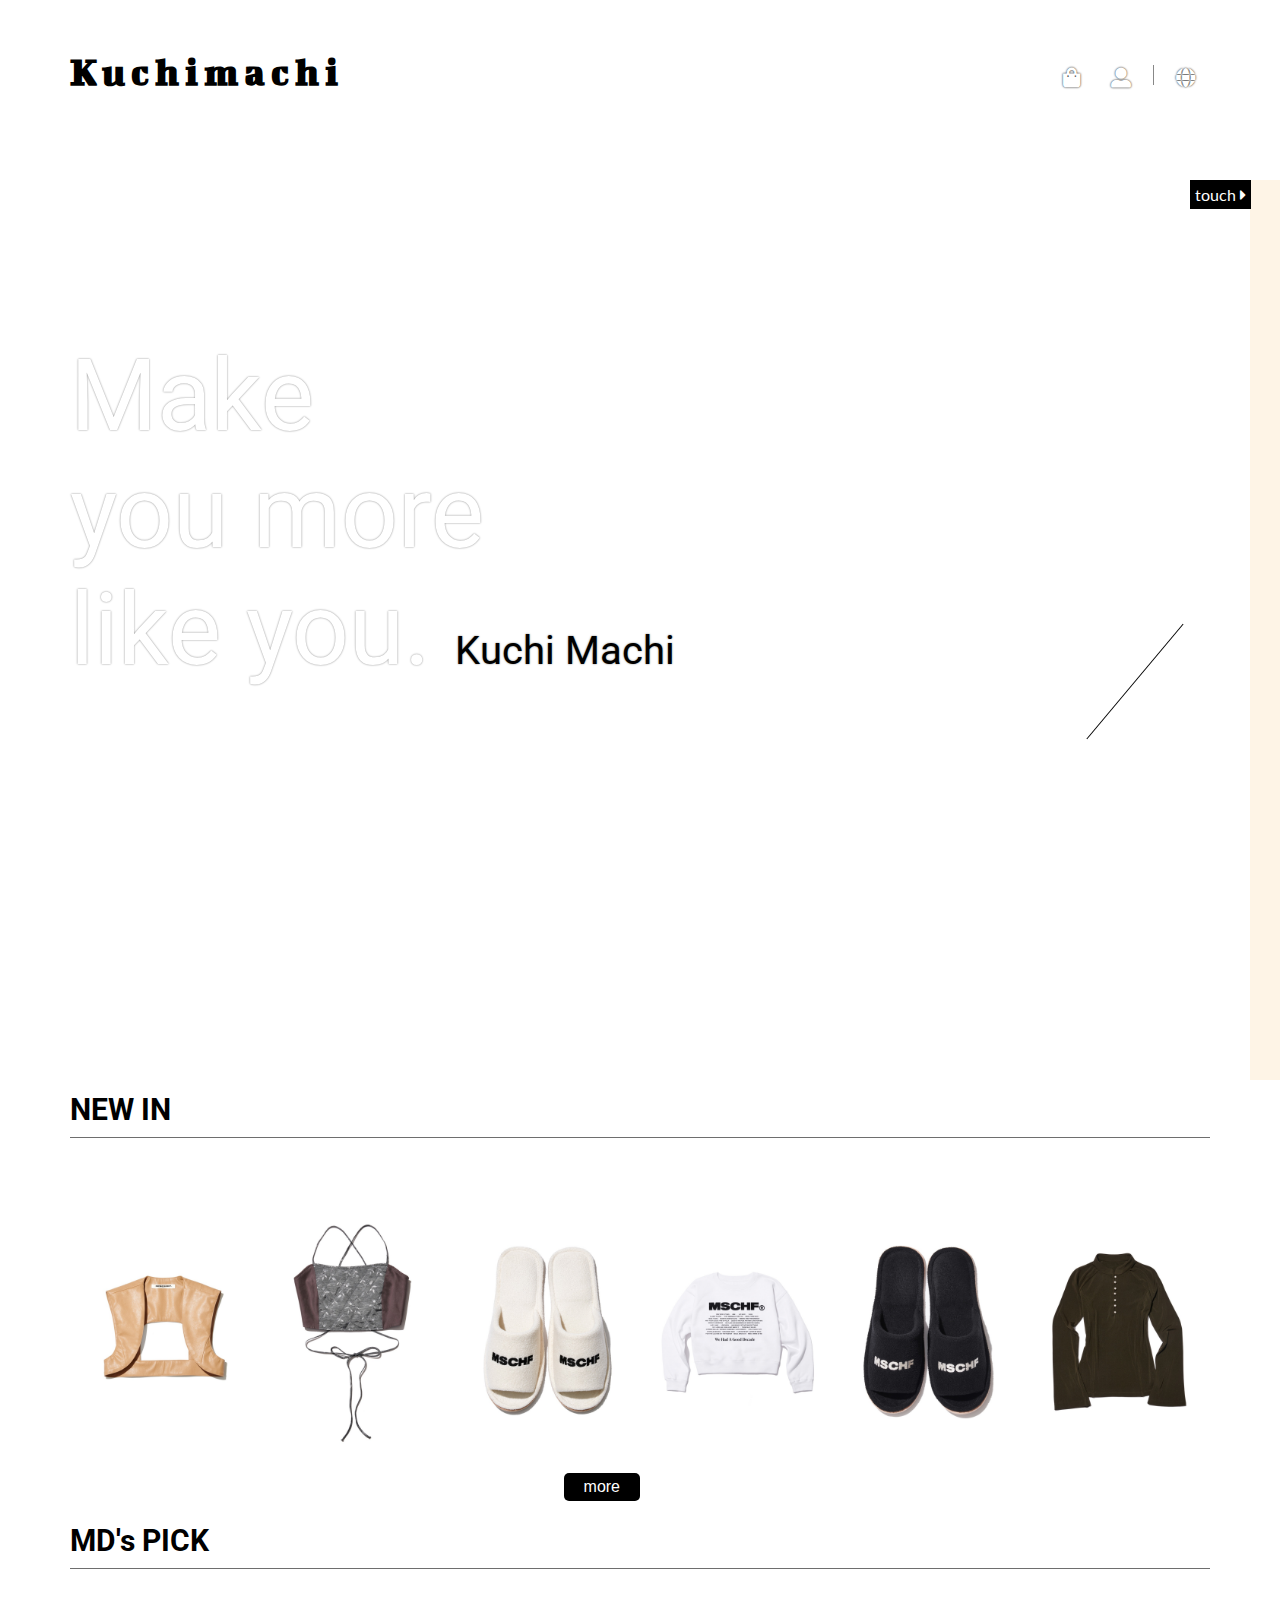
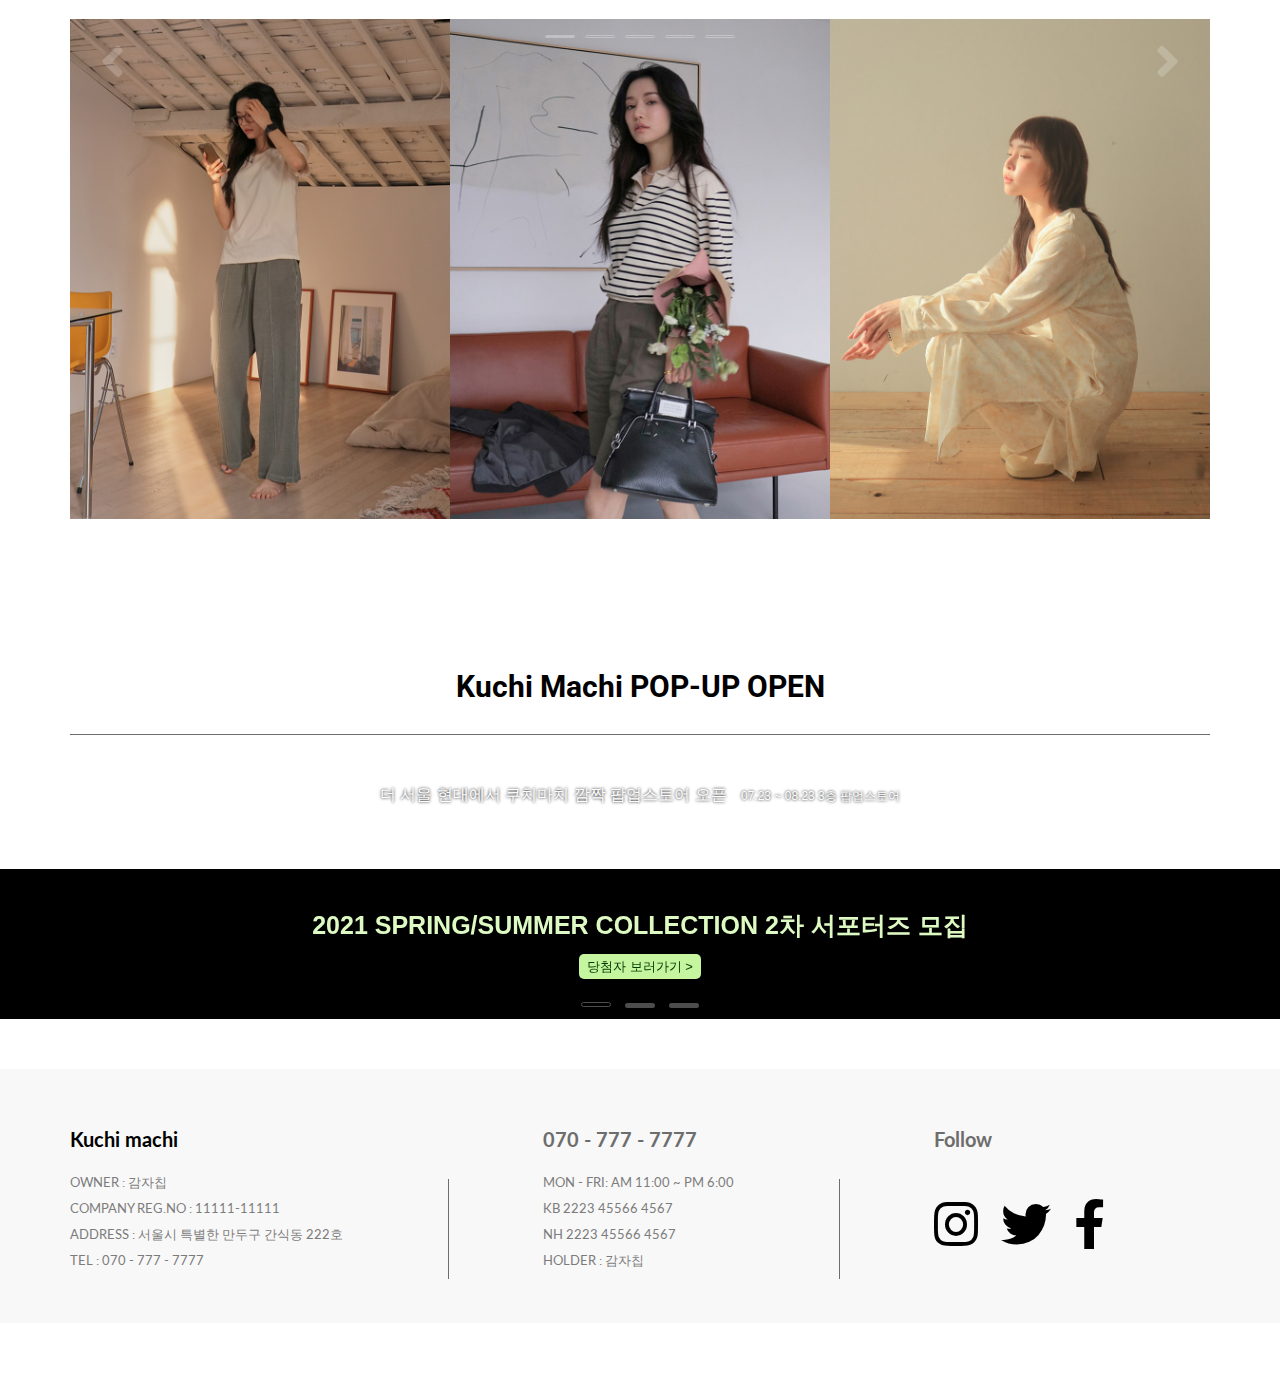
<file: index.html>
<!DOCTYPE html>
<html lang="en">

<head>
    <meta charset="UTF-8">
    <meta http-equiv="X-UA-Compatible" content="IE=edge">
    <meta name="viewport" content="width=device-width, initial-scale=1.0">
    <title>쿠치마치 리뉴얼사이트</title>
    <link rel="stylesheet" href="https://use.fontawesome.com/releases/v5.7.0/css/all.css">
    <link rel="stylesheet" href="./css/reset.css">
    <link rel="stylesheet" href="./css/animate.css">
    <link rel="stylesheet" href="./css/slick.css">
    <link rel="stylesheet" href="./css/index.css">
    <script src="js/jquery-3.5.1.min.js"></script>
    <script src="js/slick.min.js"></script>
</head>

<body>

    <header>
        <div class="row ">
            <a href="index.html"><h1>K u c h i m a c h i</h1></a>
            <div class="right">
                <ul class="user cf">
                    <li><a href="#none"><i class="fas fa-shopping-bag"></i></a></li>
                    <li>
                        <a href="#none"><i class="fas fa-user-alt"></i></a>
                        <ul class="user2 ">
                            <li><a href="login.html">로그인</a></li>
                            <li><a href="join.html">회원가입</a></li>
                            <li><a href="#none">마이페이지</a></li>
                            <li></li>
                            <li><a href="#none">NOTICE</a></li>
                            <li><a href="#none">Q&A</a></li>
                            <li><a href="#none">REVIWE</a></li>
                        </ul>
                    </li>
                    <li></li>
                    <li><a href="#none"><i class="fas fa-globe"></i></a>
                        <ul class="user2 ">
                            <li><a href="#none">KOA</a></li>
                            <li><a href="#none">ENG</a></li>
                           
                        </ul>
                    </li>
                </ul>
            </div>
            <!-- <div class="left">
                <ul>
                    <li><a href="#none">NEW IN</a></li>
                    <li><a href="#none">MADE IN KUCH</a></li>
                    <li>------------------------</li>
                    <li><a href="#none" data-kor="아우터">OUTER</a></li>
                    <li><a href="#none" data-kor="티셔츠 / 남방 ">TOP</a></li>
                    <li><a href="#none" data-kor="바지 / 치마">BOTTOM</a></li>
                    <li><a href="#none" data-kor="원피스">DRESS</a></li>
                    <li><a href="#none" data-kor="신발 / 가방">SHOES / BAG</a></li>
                    <li><a href="#none" data-kor="쥬얼리">ACC</a></li>
                    <li>------------------------</li>
                    <li><a href="#none">+ SALE</a></li>
                    
                </ul>
                
            </div> -->

          


        </div>
        <div class="hidden">
            <div class="h_box">
               <a href="#none">
                   <!-- <i class="fas fa-times"></i> -->
            </a>
                <ul class="h_nav">
                    <li><a href="./new.html">NEW IN</a></li>
                    <li><a href="./made.html">MADE IN KUCH</a></li>
                    
                    <li>.</li>
                    <li><a href="./outer.html" data-kor="아우터">OUTER</a>
                    <ul class="nav_in">
                        <li><a href="./outer.html">Spring</a></li>
                        <li><a href="./outer.html">Summer</a></li>
                        <li><a href="./outer.html">Fall</a></li>
                        <li><a href="./outer.html">Winter</a></li>
                    </ul>
                    </li>
                    <li><a href="./top.html" data-kor="티셔츠 / 남방 ">TOP</a>
                        <ul class="nav_in">
                            <li><a href="./top.html">Spring</a></li>
                            <li><a href="./top.html">Summer</a></li>
                            <li><a href="./top.html">Fall</a></li>
                            <li><a href="./top.html">Winter</a></li>
                        </ul>
                    </li>
                    <li><a href="./bottom.html" data-kor="바지 / 치마">BOTTOM</a>
                        <ul class="nav_in">
                            <li><a href="./bottom.html">Pants</a></li>
                            <li><a href="./bottom.html">Skirt</a></li>
                        </ul></li>
                    <li><a href="./dress.html" data-kor="원피스">DRESS</a>
                        <ul class="nav_in">
                            <li><a href="./dress.html">Spring</a></li>
                            <li><a href="./dress.html">Summer</a></li>
                            <li><a href="./dress.html">Fall</a></li>
                            <li><a href="./dress.html">Winter</a></li>
                        </ul>
                    </li>
                    <li><a href="./SB.html" data-kor="신발 / 가방">SHOES / BAG</a></li>
                    <li><a href="./SB.html" data-kor="쥬얼리">ACC</a></li>
                    <li>.</li>
                    <li><a href="#none">당일배송</a></li>
                    <li><a href="#none">+ SALE</a></li>
                    
                </ul>
            </div>
            <div class="hiddenLine">
                touch <i class="fas fa-caret-right"></i>
            </div>
        </div>

       

    </header>
 
    <section>

        <div class="article0 row">
            <p>Make<br> you more<br> like you.
                <span class="shine">
                    Kuchi Machi
                </span></p>

                <div class="art0line"></div>
            
           

        </div>



        <div class="article5 row">
            <h3>NEW IN</h3>
            <ul class="cf">
                <li><div><img src="./img/MISCHIEF1.jpg" alt="" ></div></li>
                <li><div><img src="./img/MISCHIEF2.jpg" alt=""></div></li>
                <li><div><img src="./img/MISCHIEF3.jpg" alt=""></div></li>
                <li><div><img src="./img/MISCHIEF.jpg" alt=""></div></li>
                <li><div><img src="./img/MISCHIEF5.jpg" alt=""></div></li>
                <li><div><img src="./img/MISCHIEF6.jpg" alt=""></div></li>
            </ul>
            <a href="./new.html">more</a>

           

        </div>


        <div class="article1 row">
            
                <h3>MD's PICK</h3>

                <div class="md_slide_gruop">
                    <div class="md md_slide1"></div>
                    <div class="md md_slide2"></div>
                    <div class="md md_slide3"></div>
                    <div class="md md_slide4"></div>
                    <div class="md md_slide5"></div>
                </div>
            
        </div>
        <div class="article2">
            <div class="slide_group">
                <div class="slide1">

                </div>

            </div>
        </div>
        <div class="article3">
            <div class="row"> 
               <div class="art3box">
                    <h3> Kuchi Machi POP-UP OPEN  </h3>
                    <p> 더 서울 현대에서 쿠치마치 깜짝 팝업스토어 오픈 <span>07.23 ~ 08.23 3층 팝업스토어</span></p>
               </div>
            </div>
        </div>
        <div class="article4">
            <div class="baner_group">
                <div class="baner baner1">
                    <p>2021 SPRING/SUMMER COLLECTION 2차 서포터즈 모집 </p>
                    <a href="#none">당첨자 보러가기 ></a>
                </div>
                <div class="baner baner3">
                    <p>쿠치마치 유기견,유기묘 기부금 전달</p>
                    <a href="#none">보러가기 ></a>
                </div>
                <div class="baner baner2">
                    <p>매월 둘째, 넷째주 월요일은 9,000원 이상 무료배송</p>
                    <a href="#none">쇼핑하러가기 ></a>
                </div>
             
            </div>
        </div>


    </section>
    <footer>
        <div class="foot">
            <ul class="info row cf">
                <li >
                    <h2>Kuchi machi</h2>
                    <p>OWNER : 감자칩</p>
                    <p>COMPANY REG.NO : 11111-11111</p>
                    <p>ADDRESS : 서울시 특별한 만두구 간식동 222호</p>
                    <p>TEL : 070 - 777 - 7777</p>
                </li>
                <li>
                    <h2>070 - 777 - 7777</h2>
                    <p>MON - FRI: AM 11:00 ~ PM 6:00</p>
                    <p>KB 2223 45566 4567</p>
                    <p>NH 2223 45566 4567</p>
                    <p>HOLDER : 감자칩</p>
                </li>
                <li>
                    <h2>Follow</h2>
                    <span><i class="fab fa-instagram"></i>
                        <i class="fab fa-twitter"></i>
                        <i class="fab fa-facebook-f"></i>
                    </span>
                </li>
            </ul>
        </div>
    </footer>


    <script src="js/index.js"></script>

</body>

</html>
</file>
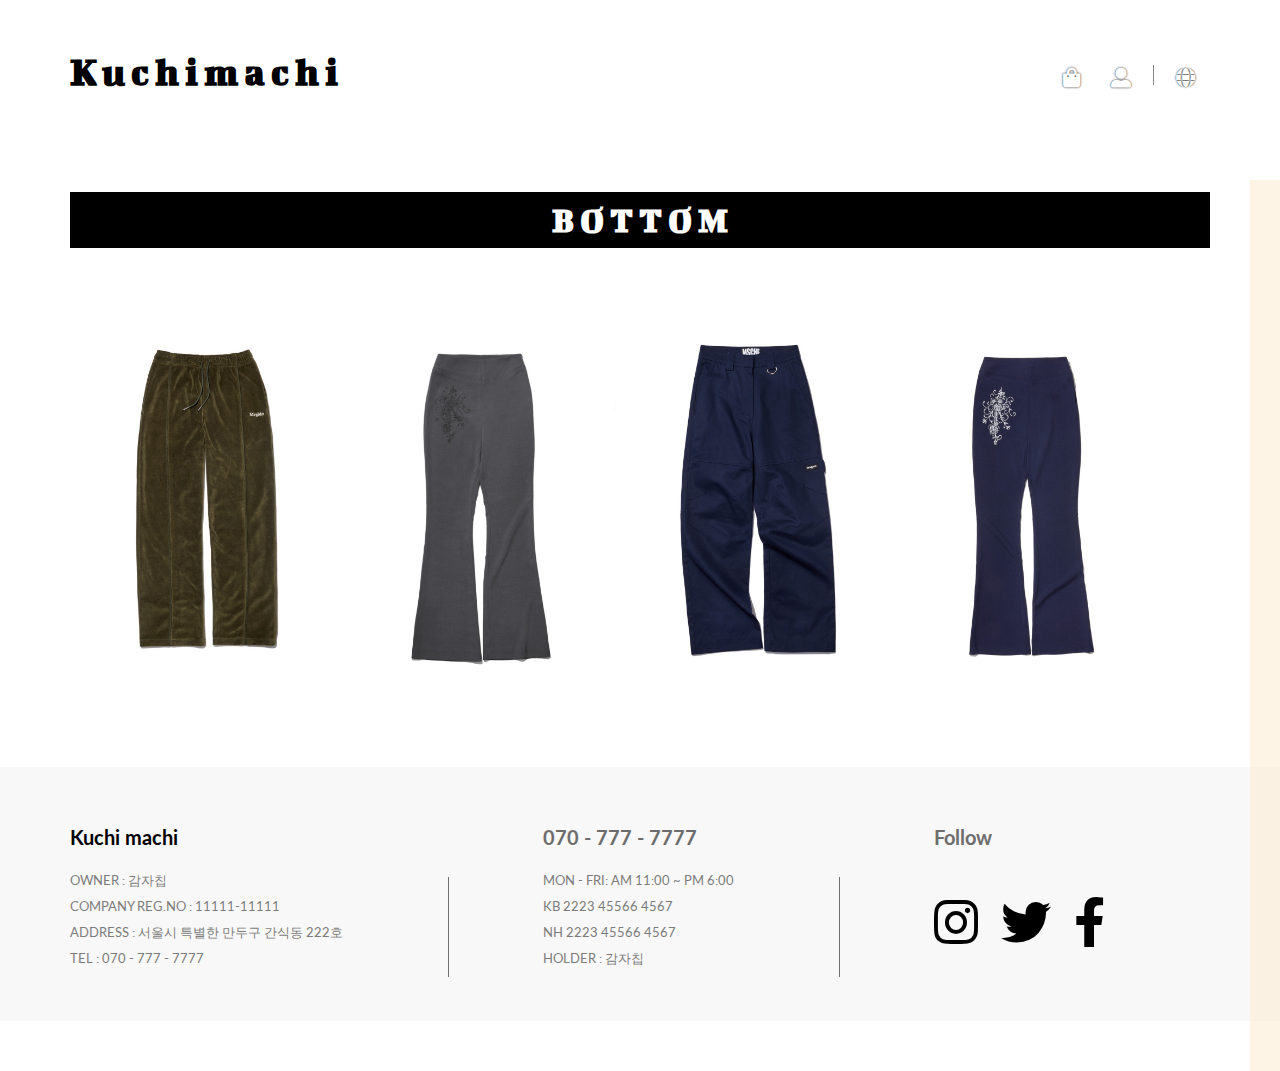
<file: bottom.html>
<!DOCTYPE html>
<html lang="en">

<head>
    <meta charset="UTF-8">
    <meta http-equiv="X-UA-Compatible" content="IE=edge">
    <meta name="viewport" content="width=device-width, initial-scale=1.0">
    <title>쿠치마치 리뉴얼사이트</title>
    <link rel="stylesheet" href="https://use.fontawesome.com/releases/v5.7.0/css/all.css">
    <link rel="stylesheet" href="./css/reset.css">
    <link rel="stylesheet" href="./css/animate.css">
    <link rel="stylesheet" href="./css/slick.css">
    <link rel="stylesheet" href="./css/index.css">
    <script src="js/jquery-3.5.1.min.js"></script>
    <script src="js/slick.min.js"></script>
</head>

<body>

    <header>
        <div class="row ">
            <a href="index.html"><h1>K u c h i m a c h i</h1></a>
            <div class="right">
                <ul class="user cf">
                    <li><a href="#none"><i class="fas fa-shopping-bag"></i></a></li>
                    <li>
                        <a href="#none"><i class="fas fa-user-alt"></i></a>
                        <ul class="user2 ">
                            <li><a href="login.html">로그인</a></li>
                            <li><a href="join.html">회원가입</a></li>
                            <li><a href="#none">마이페이지</a></li>
                            <li></li>
                            <li><a href="#none">NOTICE</a></li>
                            <li><a href="#none">Q&A</a></li>
                            <li><a href="#none">REVIWE</a></li>
                        </ul>
                    </li>
                    <li></li>
                    <li><a href="#none"><i class="fas fa-globe"></i></a>
                        <ul class="user2 ">
                            <li><a href="#none">KOA</a></li>
                            <li><a href="#none">ENG</a></li>
                           
                        </ul>
                    </li>
                </ul>
            </div>

            
           
        </div>
        <div class="hidden">
            <div class="h_box">
               <a href="#none">
                   <!-- <i class="fas fa-times"></i> -->
            </a>
                <ul class="h_nav">
                    <li><a href="./new.html">NEW IN</a></li>
                    <li><a href="./made.html">MADE IN KUCH</a></li>
                    
                    <li>.</li>
                    <li><a href="./outer.html" data-kor="아우터">OUTER</a>
                    <ul class="nav_in">
                        <li><a href="./outer.html">Spring</a></li>
                        <li><a href="./outer.html">Summer</a></li>
                        <li><a href="./outer.html">Fall</a></li>
                        <li><a href="./outer.html">Winter</a></li>
                    </ul>
                    </li>
                    <li><a href="./top.html" data-kor="티셔츠 / 남방 ">TOP</a>
                        <ul class="nav_in">
                            <li><a href="./top.html">Spring</a></li>
                            <li><a href="./top.html">Summer</a></li>
                            <li><a href="./top.html">Fall</a></li>
                            <li><a href="./top.html">Winter</a></li>
                        </ul>
                    </li>
                    <li><a href="./bottom.html" data-kor="바지 / 치마">BOTTOM</a>
                        <ul class="nav_in">
                            <li><a href="./bottom.html">Pants</a></li>
                            <li><a href="./bottom.html">Skirt</a></li>
                        </ul></li>
                    <li><a href="./dress.html" data-kor="원피스">DRESS</a>
                        <ul class="nav_in">
                            <li><a href="./dress.html">Spring</a></li>
                            <li><a href="./dress.html">Summer</a></li>
                            <li><a href="./dress.html">Fall</a></li>
                            <li><a href="./dress.html">Winter</a></li>
                        </ul>
                    </li>
                    <li><a href="./SB.html" data-kor="신발 / 가방">SHOES / BAG</a></li>
                    <li><a href="./SB.html" data-kor="쥬얼리">ACC</a></li>
                    <li>.</li>
                    <li><a href="#none">당일배송</a></li>
                    <li><a href="#none">+ SALE</a></li>
                    
                </ul>
            </div>
        </div>

    </header>

    <section>
        <h4 class="title row">
        B O T T O M
        </h4>
        <div class="new row">
            <ul class="cf">
                
                <li><div><img src="./img/MISCHIEF9.jpg" alt=""></div></li>
                <li><div><img src="./img/MISCHIEF11.jpg" alt=""></div></li>
                <li><div><img src="./img/MISCHIEF12.jpg" alt=""></div></li>
                
               
                <li><div><img src="./img/MISCHIEF28.jpg" alt=""></div></li>
        
            </ul>
        </div>
       

    </section>
    <footer>
        <div class="foot">
            <ul class="info row cf">
                <li >
                    <h2>Kuchi machi</h2>
                    <p>OWNER : 감자칩</p>
                    <p>COMPANY REG.NO : 11111-11111</p>
                    <p>ADDRESS : 서울시 특별한 만두구 간식동 222호</p>
                    <p>TEL : 070 - 777 - 7777</p>
                </li>
                <li>
                    <h2>070 - 777 - 7777</h2>
                    <p>MON - FRI: AM 11:00 ~ PM 6:00</p>
                    <p>KB 2223 45566 4567</p>
                    <p>NH 2223 45566 4567</p>
                    <p>HOLDER : 감자칩</p>
                </li>
                <li>
                    <h2>Follow</h2>
                    <span><i class="fab fa-instagram"></i>
                        <i class="fab fa-twitter"></i>
                        <i class="fab fa-facebook-f"></i>
                    </span>
                </li>
            </ul>
        </div>
    </footer>


    <script src="js/index.js"></script>

</body>

</html>
</file>
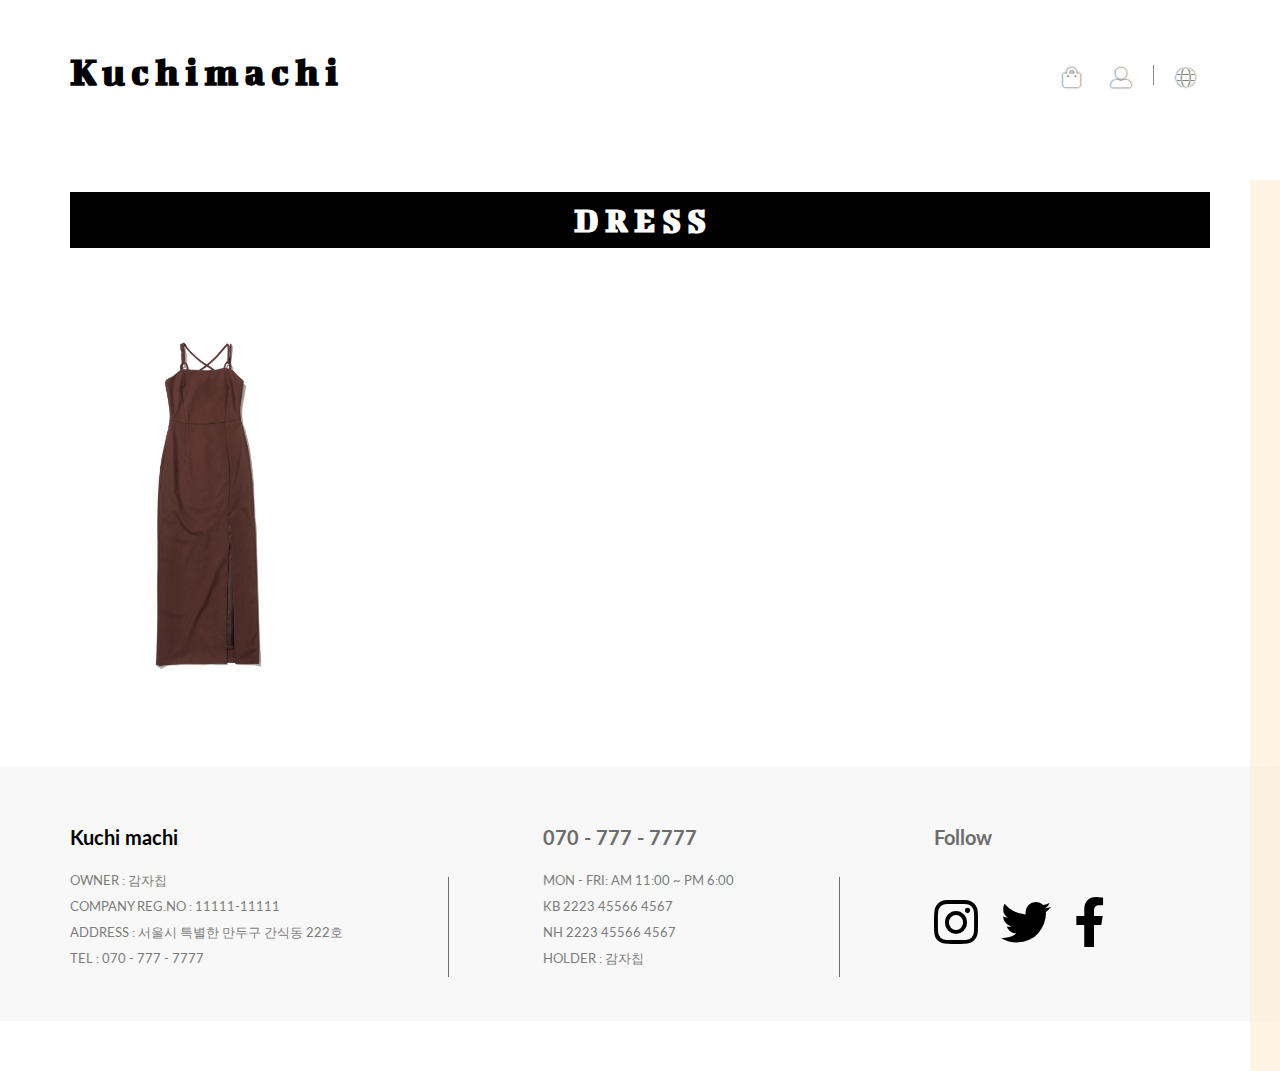
<file: dress.html>
<!DOCTYPE html>
<html lang="en">

<head>
    <meta charset="UTF-8">
    <meta http-equiv="X-UA-Compatible" content="IE=edge">
    <meta name="viewport" content="width=device-width, initial-scale=1.0">
    <title>쿠치마치 리뉴얼사이트</title>
    <link rel="stylesheet" href="https://use.fontawesome.com/releases/v5.7.0/css/all.css">
    <link rel="stylesheet" href="./css/reset.css">
    <link rel="stylesheet" href="./css/animate.css">
    <link rel="stylesheet" href="./css/slick.css">
    <link rel="stylesheet" href="./css/index.css">
    <script src="js/jquery-3.5.1.min.js"></script>
    <script src="js/slick.min.js"></script>
</head>

<body>

    <header>
        <div class="row ">
            <a href="index.html"><h1>K u c h i m a c h i</h1></a>
            <div class="right">
                <ul class="user cf">
                    <li><a href="#none"><i class="fas fa-shopping-bag"></i></a></li>
                    <li>
                        <a href="#none"><i class="fas fa-user-alt"></i></a>
                        <ul class="user2 ">
                            <li><a href="login.html">로그인</a></li>
                            <li><a href="join.html">회원가입</a></li>
                            <li><a href="#none">마이페이지</a></li>
                            <li></li>
                            <li><a href="#none">NOTICE</a></li>
                            <li><a href="#none">Q&A</a></li>
                            <li><a href="#none">REVIWE</a></li>
                        </ul>
                    </li>
                    <li></li>
                    <li><a href="#none"><i class="fas fa-globe"></i></a>
                        <ul class="user2 ">
                            <li><a href="#none">KOA</a></li>
                            <li><a href="#none">ENG</a></li>
                           
                        </ul>
                    </li>
                </ul>
            </div>

            
           
        </div>
        <div class="hidden">
            <div class="h_box">
               <a href="#none">
                   <!-- <i class="fas fa-times"></i> -->
            </a>
                <ul class="h_nav">
                    <li><a href="./new.html">NEW IN</a></li>
                    <li><a href="./made.html">MADE IN KUCH</a></li>
                    
                    <li>.</li>
                    <li><a href="./outer.html" data-kor="아우터">OUTER</a>
                    <ul class="nav_in">
                        <li><a href="./outer.html">Spring</a></li>
                        <li><a href="./outer.html">Summer</a></li>
                        <li><a href="./outer.html">Fall</a></li>
                        <li><a href="./outer.html">Winter</a></li>
                    </ul>
                    </li>
                    <li><a href="./top.html" data-kor="티셔츠 / 남방 ">TOP</a>
                        <ul class="nav_in">
                            <li><a href="./top.html">Spring</a></li>
                            <li><a href="./top.html">Summer</a></li>
                            <li><a href="./top.html">Fall</a></li>
                            <li><a href="./top.html">Winter</a></li>
                        </ul>
                    </li>
                    <li><a href="./bottom.html" data-kor="바지 / 치마">BOTTOM</a>
                        <ul class="nav_in">
                            <li><a href="./bottom.html">Pants</a></li>
                            <li><a href="./bottom.html">Skirt</a></li>
                        </ul></li>
                    <li><a href="./dress.html" data-kor="원피스">DRESS</a>
                        <ul class="nav_in">
                            <li><a href="./dress.html">Spring</a></li>
                            <li><a href="./dress.html">Summer</a></li>
                            <li><a href="./dress.html">Fall</a></li>
                            <li><a href="./dress.html">Winter</a></li>
                        </ul>
                    </li>
                    <li><a href="./SB.html" data-kor="신발 / 가방">SHOES / BAG</a></li>
                    <li><a href="./SB.html" data-kor="쥬얼리">ACC</a></li>
                    <li>.</li>
                    <li><a href="#none">당일배송</a></li>
                    <li><a href="#none">+ SALE</a></li>
                    
                </ul>
            </div>
        </div>

    </header>

    <section>
        <h4 class="title row">
        D R E S S
        </h4>
        <div class="new row">
            <ul class="cf">
               
                <li><div><img src="./img/MISCHIEF8.jpg" alt=""></div></li>
              
            </ul>
        </div>
       

    </section>
    <footer>
        <div class="foot">
            <ul class="info row cf">
                <li >
                    <h2>Kuchi machi</h2>
                    <p>OWNER : 감자칩</p>
                    <p>COMPANY REG.NO : 11111-11111</p>
                    <p>ADDRESS : 서울시 특별한 만두구 간식동 222호</p>
                    <p>TEL : 070 - 777 - 7777</p>
                </li>
                <li>
                    <h2>070 - 777 - 7777</h2>
                    <p>MON - FRI: AM 11:00 ~ PM 6:00</p>
                    <p>KB 2223 45566 4567</p>
                    <p>NH 2223 45566 4567</p>
                    <p>HOLDER : 감자칩</p>
                </li>
                <li>
                    <h2>Follow</h2>
                    <span><i class="fab fa-instagram"></i>
                        <i class="fab fa-twitter"></i>
                        <i class="fab fa-facebook-f"></i>
                    </span>
                </li>
            </ul>
        </div>
    </footer>


    <script src="js/index.js"></script>

</body>

</html>
</file>
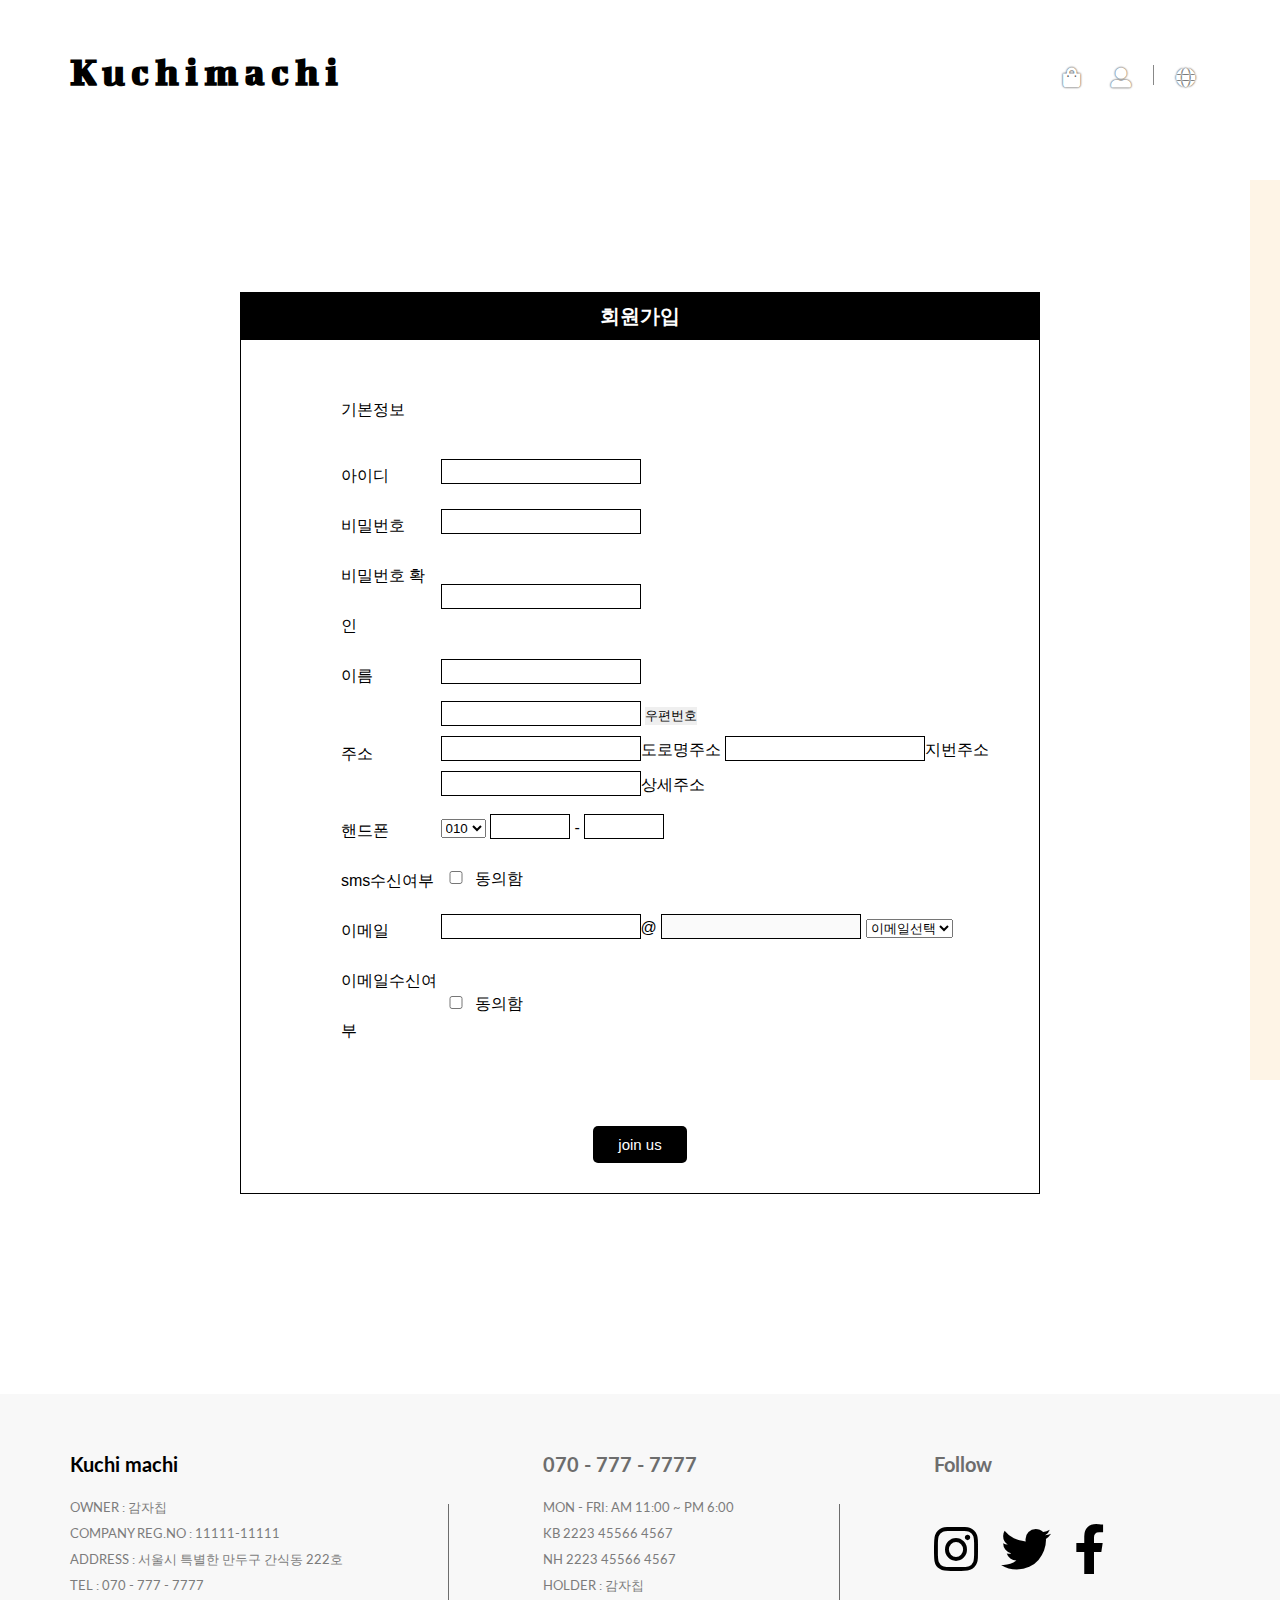
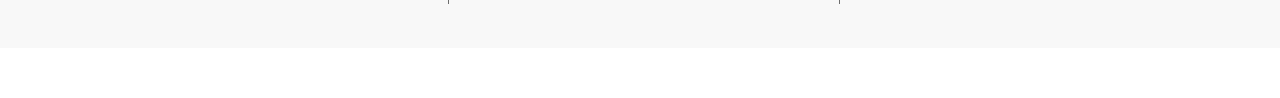
<file: join.html>
<!DOCTYPE html>
<html lang="en">

<head>
    <meta charset="UTF-8">
    <meta http-equiv="X-UA-Compatible" content="IE=edge">
    <meta name="viewport" content="width=device-width, initial-scale=1.0">
    <title>쿠치마치 리뉴얼사이트</title>
    <link rel="stylesheet" href="https://use.fontawesome.com/releases/v5.7.0/css/all.css">
    <link rel="stylesheet" href="./css/reset.css">
    <link rel="stylesheet" href="./css/animate.css">
    <link rel="stylesheet" href="./css/slick.css">
    <link rel="stylesheet" href="./css/index.css">
    <script src="js/jquery-3.5.1.min.js"></script>
    <script src="js/slick.min.js"></script>
</head>

<body>

    <header>
        <div class="row ">
            <a href="index.html"><h1>K u c h i m a c h i</h1></a>
            <div class="right">
                <ul class="user cf">
                    <li><a href="#none"><i class="fas fa-shopping-bag"></i></a></li>
                    <li>
                        <a href="#none"><i class="fas fa-user-alt"></i></a>
                        <ul class="user2 ">
                            <li><a href="login.html">로그인</a></li>
                            <li><a href="join.html">회원가입</a></li>
                            <li><a href="#none">마이페이지</a></li>
                            <li></li>
                            <li><a href="#none">NOTICE</a></li>
                            <li><a href="#none">Q&A</a></li>
                            <li><a href="#none">REVIWE</a></li>
                        </ul>
                    </li>
                    <li></li>
                    <li><a href="#none"><i class="fas fa-globe"></i></a>
                        <ul class="user2 ">
                            <li><a href="#none">KOA</a></li>
                            <li><a href="#none">ENG</a></li>
                           
                        </ul>
                    </li>
                </ul>
            </div>
            <!-- <div class="left">
                <ul>
                    <li><a href="#none">NEW IN</a></li>
                    <li><a href="#none">MADE IN KUCH</a></li>
                    <li>------------------------</li>
                    <li><a href="#none" data-kor="아우터">OUTER</a></li>
                    <li><a href="#none" data-kor="티셔츠 / 남방 ">TOP</a></li>
                    <li><a href="#none" data-kor="바지 / 치마">BOTTOM</a></li>
                    <li><a href="#none" data-kor="원피스">DRESS</a></li>
                    <li><a href="#none" data-kor="신발 / 가방">SHOES / BAG</a></li>
                    <li><a href="#none" data-kor="쥬얼리">ACC</a></li>
                    <li>------------------------</li>
                    <li><a href="#none">+ SALE</a></li>
                    
                </ul>
                
            </div> -->

          


        </div>
        <div class="hidden">
            <div class="h_box">
               <a href="#none">
                   <!-- <i class="fas fa-times"></i> -->
            </a>
                <ul class="h_nav">
                    <li><a href="./new.html">NEW IN</a></li>
                    <li><a href="./made.html">MADE IN KUCH</a></li>
                    
                    <li>.</li>
                    <li><a href="./outer.html" data-kor="아우터">OUTER</a>
                    <ul class="nav_in">
                        <li><a href="./outer.html">Spring</a></li>
                        <li><a href="./outer.html">Summer</a></li>
                        <li><a href="./outer.html">Fall</a></li>
                        <li><a href="./outer.html">Winter</a></li>
                    </ul>
                    </li>
                    <li><a href="./top.html" data-kor="티셔츠 / 남방 ">TOP</a>
                        <ul class="nav_in">
                            <li><a href="./top.html">Spring</a></li>
                            <li><a href="./top.html">Summer</a></li>
                            <li><a href="./top.html">Fall</a></li>
                            <li><a href="./top.html">Winter</a></li>
                        </ul>
                    </li>
                    <li><a href="./bottom.html" data-kor="바지 / 치마">BOTTOM</a>
                        <ul class="nav_in">
                            <li><a href="./bottom.html">Pants</a></li>
                            <li><a href="./bottom.html">Skirt</a></li>
                        </ul></li>
                    <li><a href="./dress.html" data-kor="원피스">DRESS</a>
                        <ul class="nav_in">
                            <li><a href="./dress.html">Spring</a></li>
                            <li><a href="./dress.html">Summer</a></li>
                            <li><a href="./dress.html">Fall</a></li>
                            <li><a href="./dress.html">Winter</a></li>
                        </ul>
                    </li>
                    <li><a href="./SB.html" data-kor="신발 / 가방">SHOES / BAG</a></li>
                    <li><a href="./SB.html" data-kor="쥬얼리">ACC</a></li>
                    <li>.</li>
                    <li><a href="#none">당일배송</a></li>
                    <li><a href="#none">+ SALE</a></li>
                    
                </ul>
            </div>
        </div>

    </header>
    <section>
        <div class="join row">
            
            <form action="#none" method="POST">
                <h4>회원가입</h4>
                
               <div>
                <p class="jointxt">기본정보</p>
                 <table>
                     <colgroup>
                    <col>
                    <col>
                    </colgroup>
                     <tbody>
                         <tr>
                             <th><label for="id">아이디</label></th>
                             <td><input type="text" name="id" id="id"></td>
                        </tr>
                         <tr>
                             <th><label for="pw">비밀번호</label></th>
                             <td><input type="text" name="pw" id="pw"></td>
                        </tr>
                        <tr>
                            <th><label for="pwok">비밀번호 확인</label></th>
                            <td><input type="text" name="pwok" id="pwok"></td>
                       </tr>
                         <tr>
                             <th><label for="irum">이름</label></th>
                             <td><input type="text" name="irum" id="irum"></td>
                        </tr>
                         <tr>
                             <th rowspan="3"><label for="address">주소</label></th>
                             <td>
                                 <input type="text" name="address" id="adderss">
                                 <button type="button" onclick="kim()">우편번호</button>
                             </td>
                        </tr>
                        <tr>
                            <td>
                                <input type="text" name="add1" id="add1">도로명주소
                                <input type="text" name="add2" id="add2">지번주소
                            </td>
                        </tr>
                        <tr> 
                            <td>
                                <input type="text" name="add3" id="add3">상세주소
                                
                            </td>
                        </tr>

                         <tr>
                             <th><label for="hp">핸드폰</label></th>
                             <td>
                                 <select name="hp" id="hp">
                                     <option value="010">010</option>
                                     <option value="010">011</option>
                                 </select>
                                 <input type="text" name="hp1" id="hp1"> - 
                                 <input type="text" name="hp2" id="hp2">
                             </td>
                            </tr>
                         <tr>
                             <th>sms수신여부</th>
                             <td><input type="checkbox" value="ok" name="sms" id="sms">
                                <label for="sms">동의함</label>
                            </td>
                        </tr>
                         <tr>
                             <th><label for="email">이메일</label></th>
                             <td>
                                 <input type="text" name="email" id="email">@
                                 <input type="text" name="emaildomain" id="emaildomain" disabled>
                                <select class="emailselect">
                                     <option value="noselect">이메일선택</option>
                                     <option value="naver.com">네이버</option>
                                     <option value="daum.net">다음</option>
                                     <option value="self">직접입력</option>
                                </select>
                            </td>
                        </tr>
                         <tr>
                             <th>이메일수신여부</th>
                             <td><input type="checkbox" value="ok" name="emailok" id="emailok" style="width: '20px';">
                                <label for="emailok">동의함</label>
                            </td>
                        </tr>

                        
                     </tbody>
                 </table>
               </div>
               <button class="joinbt">join us</button>
            </form>
        </div>
    </section>
    
    <footer>
        <div class="foot">
            <ul class="info row cf">
                <li >
                    <h2>Kuchi machi</h2>
                    <p>OWNER : 감자칩</p>
                    <p>COMPANY REG.NO : 11111-11111</p>
                    <p>ADDRESS : 서울시 특별한 만두구 간식동 222호</p>
                    <p>TEL : 070 - 777 - 7777</p>
                </li>
                <li>
                    <h2>070 - 777 - 7777</h2>
                    <p>MON - FRI: AM 11:00 ~ PM 6:00</p>
                    <p>KB 2223 45566 4567</p>
                    <p>NH 2223 45566 4567</p>
                    <p>HOLDER : 감자칩</p>
                </li>
                <li>
                    <h2>Follow</h2>
                    <span><i class="fab fa-instagram"></i>
                        <i class="fab fa-twitter"></i>
                        <i class="fab fa-facebook-f"></i>
                    </span>
                </li>
            </ul>
        </div>
    </footer>


    <script src="js/index.js"></script>
    <script>

 $('.emailselect').on('change',function(){
   var emailval =   $(this).val()
//    $('#emaildomain').val(emailval)
    if (emailval!=="noselect" && emailval!=="self"){
        $('#emaildomain').attr("disabled",false).val(emailval)
    } else if (emailval=="self") { 
        $('#emaildomain').attr("disabled",false).val('')
    } else {
        $('#emaildomain').attr("disabled",true).val("")

    }


 })



    </script>

</body>

</html>
</file>
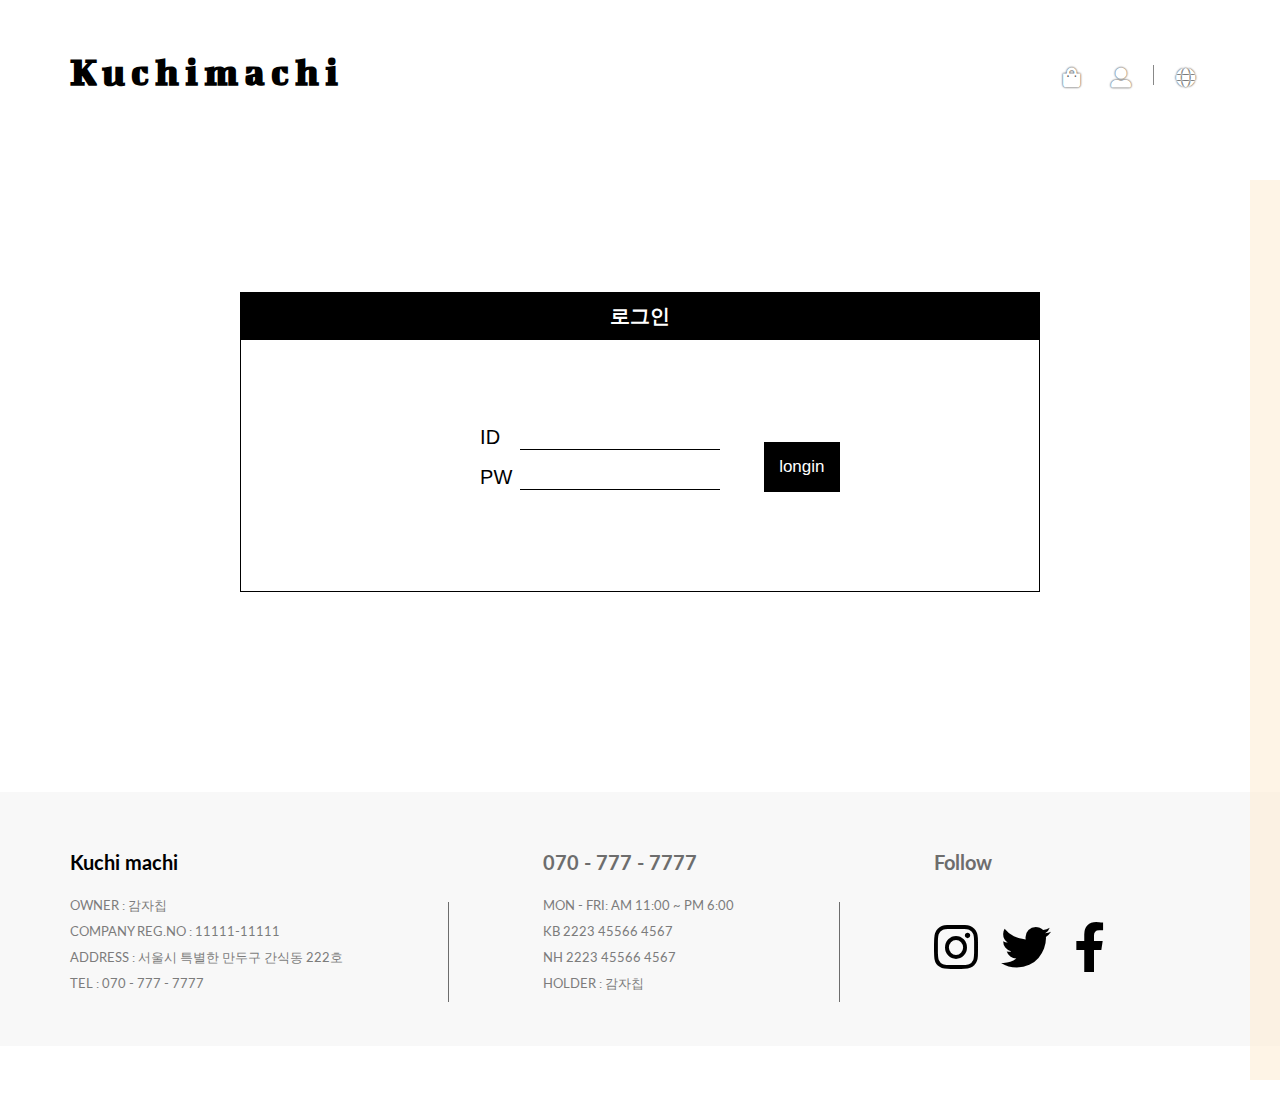
<file: login.html>
<!DOCTYPE html>
<html lang="en">

<head>
    <meta charset="UTF-8">
    <meta http-equiv="X-UA-Compatible" content="IE=edge">
    <meta name="viewport" content="width=device-width, initial-scale=1.0">
    <title>쿠치마치 리뉴얼사이트</title>
    <link rel="stylesheet" href="https://use.fontawesome.com/releases/v5.7.0/css/all.css">
    <link rel="stylesheet" href="./css/reset.css">
    <link rel="stylesheet" href="./css/animate.css">
    <link rel="stylesheet" href="./css/slick.css">
    <link rel="stylesheet" href="./css/index.css">
    <script src="js/jquery-3.5.1.min.js"></script>
    <script src="js/slick.min.js"></script>
</head>

<body>

    <header>
        <div class="row ">
            <a href="index.html"><h1>K u c h i m a c h i</h1></a>
            <div class="right">
                <ul class="user cf">
                    <li><a href="#none"><i class="fas fa-shopping-bag"></i></a></li>
                    <li>
                        <a href="#none"><i class="fas fa-user-alt"></i></a>
                        <ul class="user2 ">
                            <li><a href="login.html">로그인</a></li>
                            <li><a href="join.html">회원가입</a></li>
                            <li><a href="#none">마이페이지</a></li>
                            <li></li>
                            <li><a href="#none">NOTICE</a></li>
                            <li><a href="#none">Q&A</a></li>
                            <li><a href="#none">REVIWE</a></li>
                        </ul>
                    </li>
                    <li></li>
                    <li><a href="#none"><i class="fas fa-globe"></i></a>
                        <ul class="user2 ">
                            <li><a href="#none">KOA</a></li>
                            <li><a href="#none">ENG</a></li>
                           
                        </ul>
                    </li>
                </ul>
            </div>
            <!-- <div class="left">
                <ul>
                    <li><a href="#none">NEW IN</a></li>
                    <li><a href="#none">MADE IN KUCH</a></li>
                    <li>------------------------</li>
                    <li><a href="#none" data-kor="아우터">OUTER</a></li>
                    <li><a href="#none" data-kor="티셔츠 / 남방 ">TOP</a></li>
                    <li><a href="#none" data-kor="바지 / 치마">BOTTOM</a></li>
                    <li><a href="#none" data-kor="원피스">DRESS</a></li>
                    <li><a href="#none" data-kor="신발 / 가방">SHOES / BAG</a></li>
                    <li><a href="#none" data-kor="쥬얼리">ACC</a></li>
                    <li>------------------------</li>
                    <li><a href="#none">+ SALE</a></li>
                    
                </ul>
                
            </div> -->

          


        </div>
        <div class="hidden">
            <div class="h_box">
               <a href="#none">
                   <!-- <i class="fas fa-times"></i> -->
            </a>
                <ul class="h_nav">
                    <li><a href="./new.html">NEW IN</a></li>
                    <li><a href="./made.html">MADE IN KUCH</a></li>
                    
                    <li>.</li>
                    <li><a href="#none" data-kor="아우터">OUTER</a>
                    <ul class="nav_in">
                        <li><a href="#none">Spring</a></li>
                        <li><a href="#none">Summer</a></li>
                        <li><a href="#none">Fall</a></li>
                        <li><a href="#none">Winter</a></li>
                    </ul>
                    </li>
                    <li><a href="#none" data-kor="티셔츠 / 남방 ">TOP</a>
                        <ul class="nav_in">
                            <li><a href="#none">Spring</a></li>
                            <li><a href="#none">Summer</a></li>
                            <li><a href="#none">Fall</a></li>
                            <li><a href="#none">Winter</a></li>
                        </ul>
                    </li>
                    <li><a href="#none" data-kor="바지 / 치마">BOTTOM</a>
                        <ul class="nav_in">
                            <li><a href="#none">Pants</a></li>
                            <li><a href="#none">Skirt</a></li>
                        </ul></li>
                    <li><a href="#none" data-kor="원피스">DRESS</a>
                        <ul class="nav_in">
                            <li><a href="#none">Spring</a></li>
                            <li><a href="#none">Summer</a></li>
                            <li><a href="#none">Fall</a></li>
                            <li><a href="#none">Winter</a></li>
                        </ul>
                    </li>
                    <li><a href="#none" data-kor="신발 / 가방">SHOES / BAG</a></li>
                    <li><a href="#none" data-kor="쥬얼리">ACC</a></li>
                    <li>.</li>
                    <li><a href="#none">당일배송</a></li>
                    <li><a href="#none">+ SALE</a></li>
                    
                </ul>
            </div>
        </div>

    </header>
    <section>
        <div class="login row">
            
            <form action="#none" method="POST">
                <h4>로그인</h4>
               <div>
                   <p>
                       <label for="idbox">ID</label><input type="text" id="idbox" name="idbox">
                   </p>
                   <p>
                    <label for="pwbox">PW</label><input type="text" id="pwbox" name="pwbox">
                </p>
               </div>
               <button>longin</button>
            </form>
        </div>
    </section>
    
    <footer>
        <div class="foot">
            <ul class="info row cf">
                <li >
                    <h2>Kuchi machi</h2>
                    <p>OWNER : 감자칩</p>
                    <p>COMPANY REG.NO : 11111-11111</p>
                    <p>ADDRESS : 서울시 특별한 만두구 간식동 222호</p>
                    <p>TEL : 070 - 777 - 7777</p>
                </li>
                <li>
                    <h2>070 - 777 - 7777</h2>
                    <p>MON - FRI: AM 11:00 ~ PM 6:00</p>
                    <p>KB 2223 45566 4567</p>
                    <p>NH 2223 45566 4567</p>
                    <p>HOLDER : 감자칩</p>
                </li>
                <li>
                    <h2>Follow</h2>
                    <span><i class="fab fa-instagram"></i>
                        <i class="fab fa-twitter"></i>
                        <i class="fab fa-facebook-f"></i>
                    </span>
                </li>
            </ul>
        </div>
    </footer>


    <script src="js/index.js"></script>

</body>

</html>
</file>
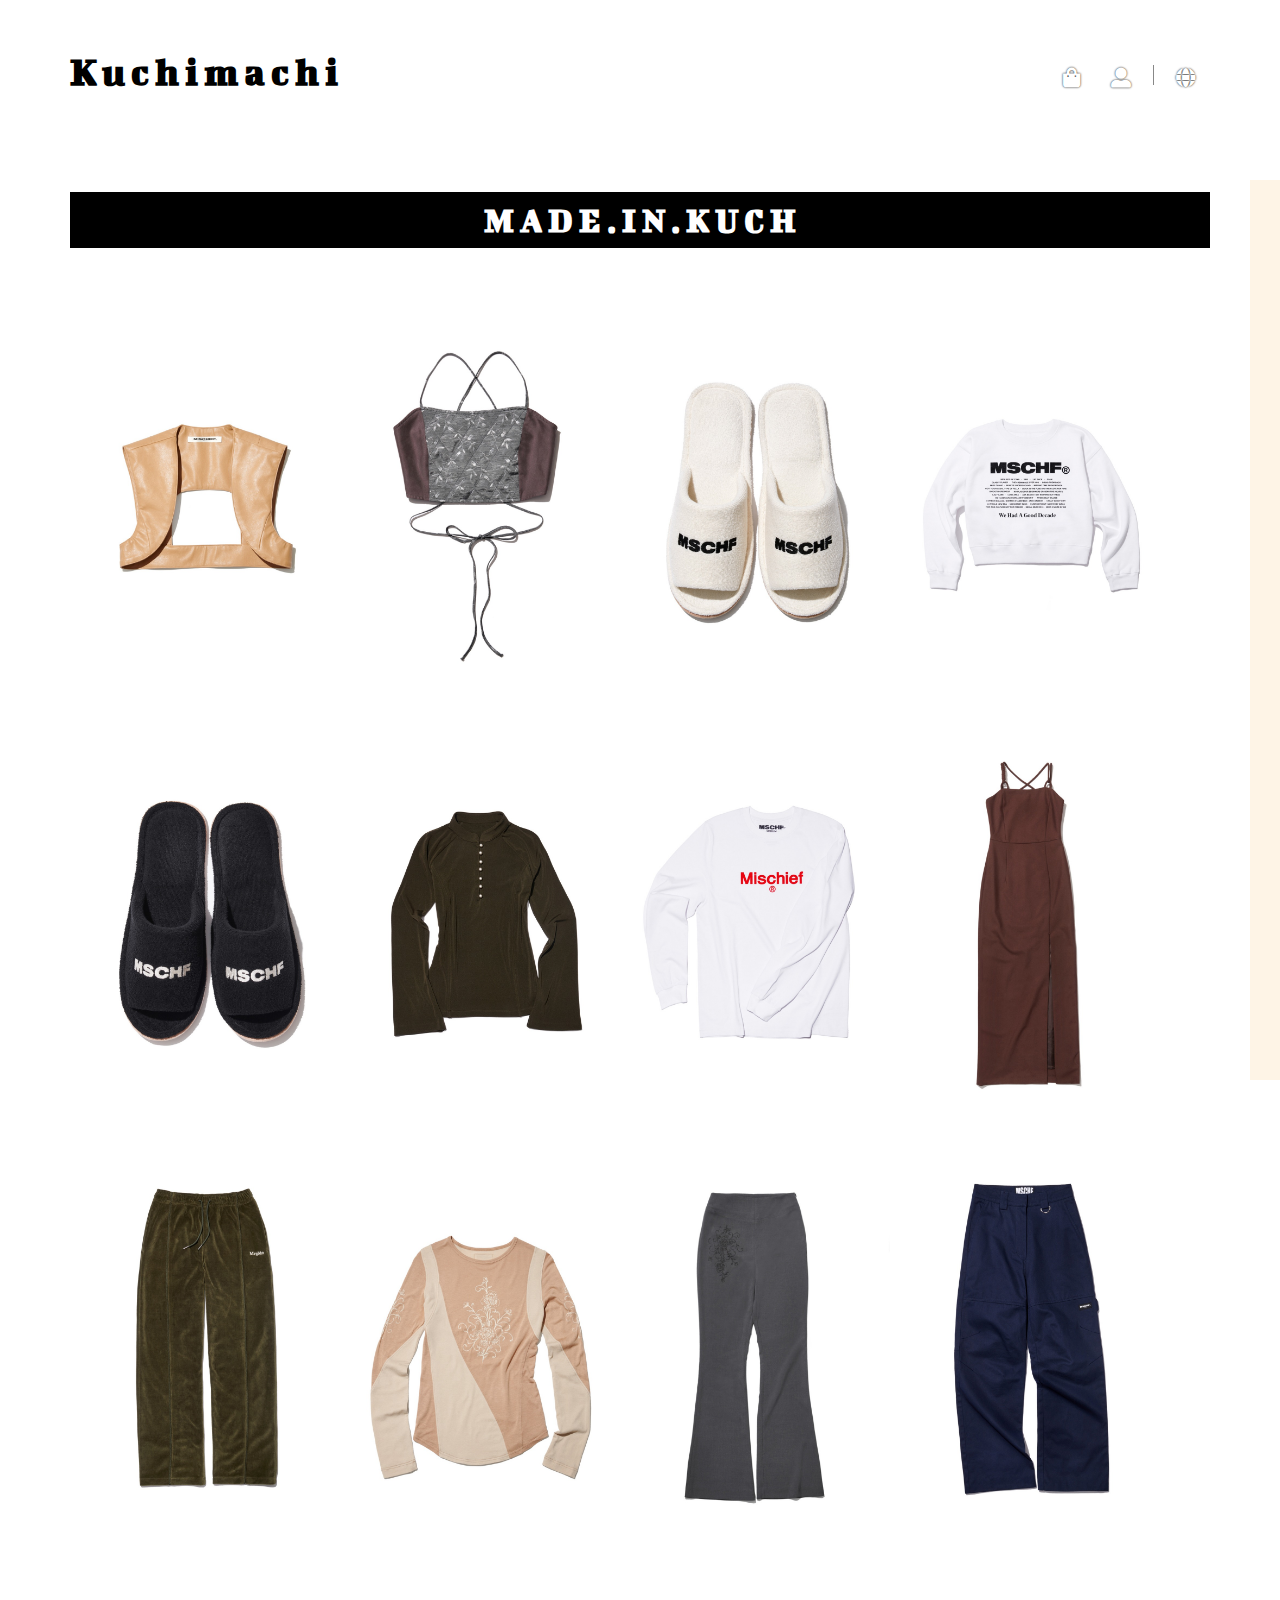
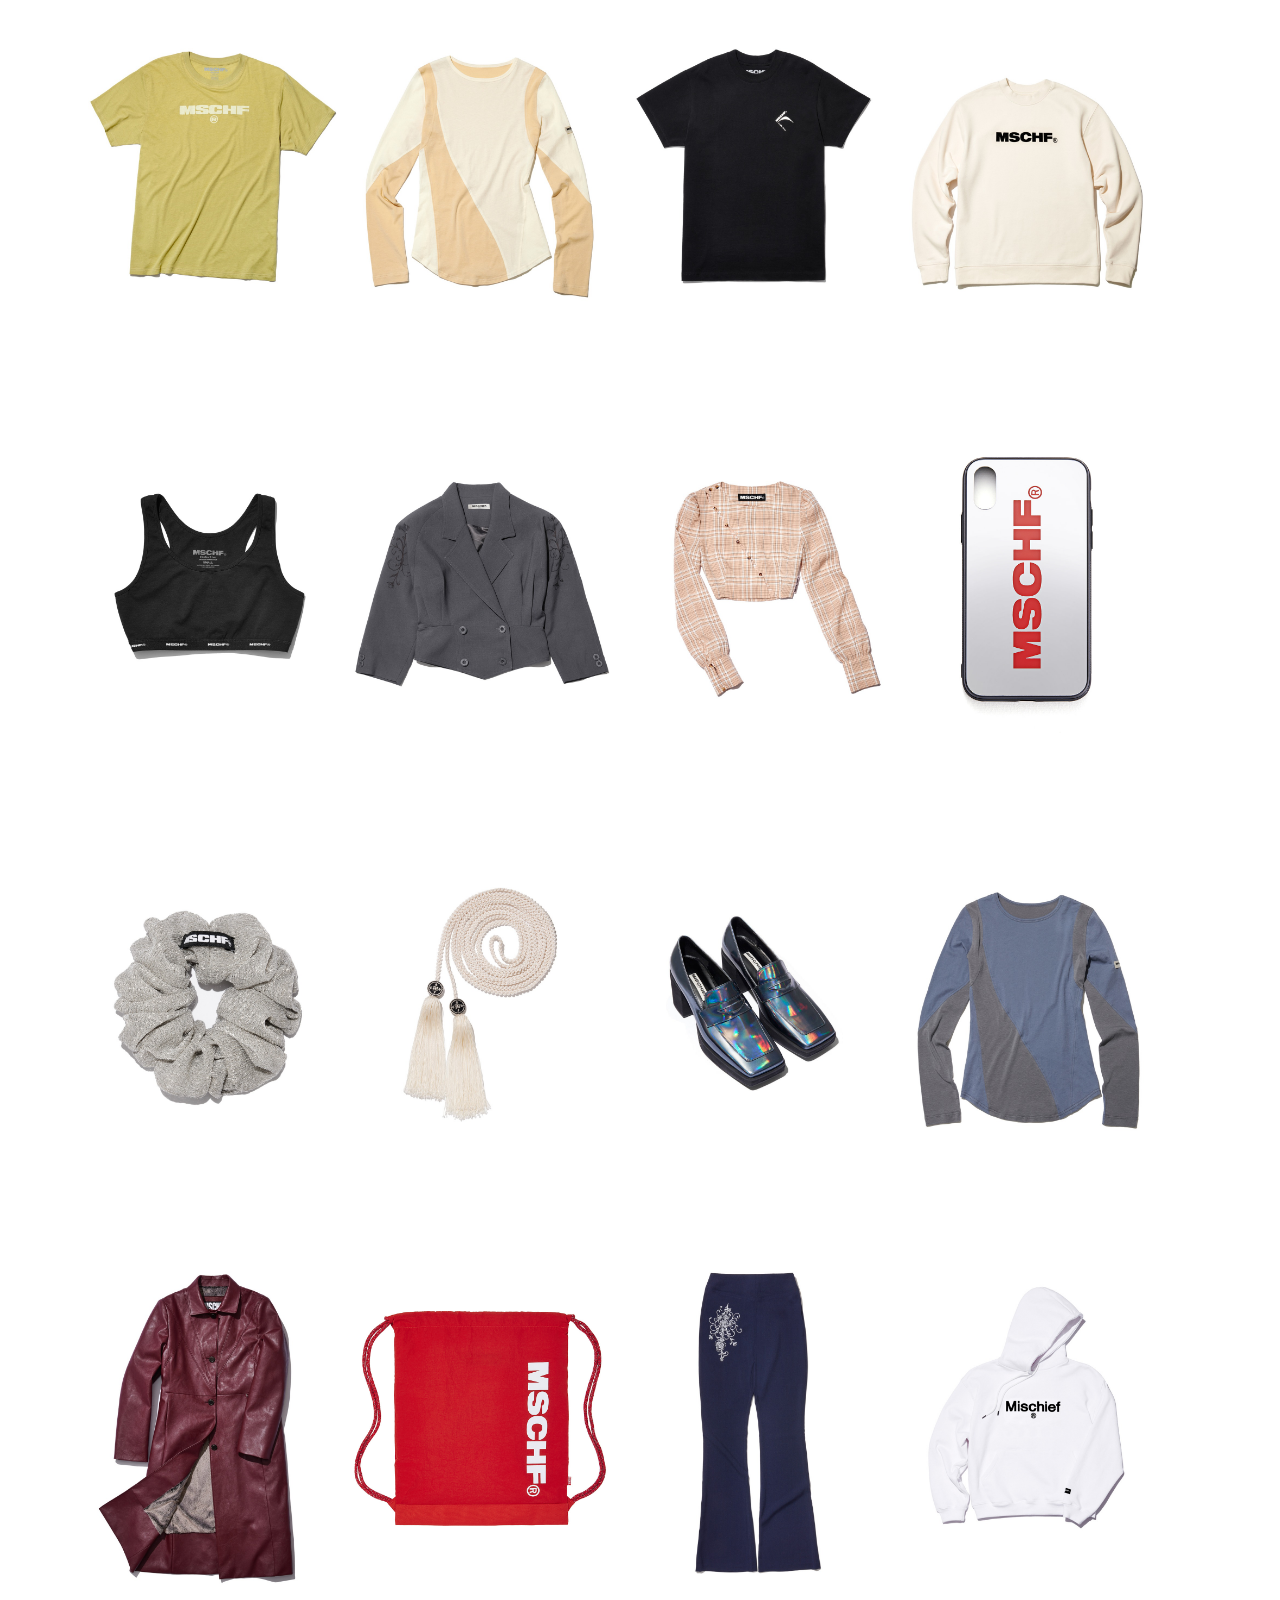
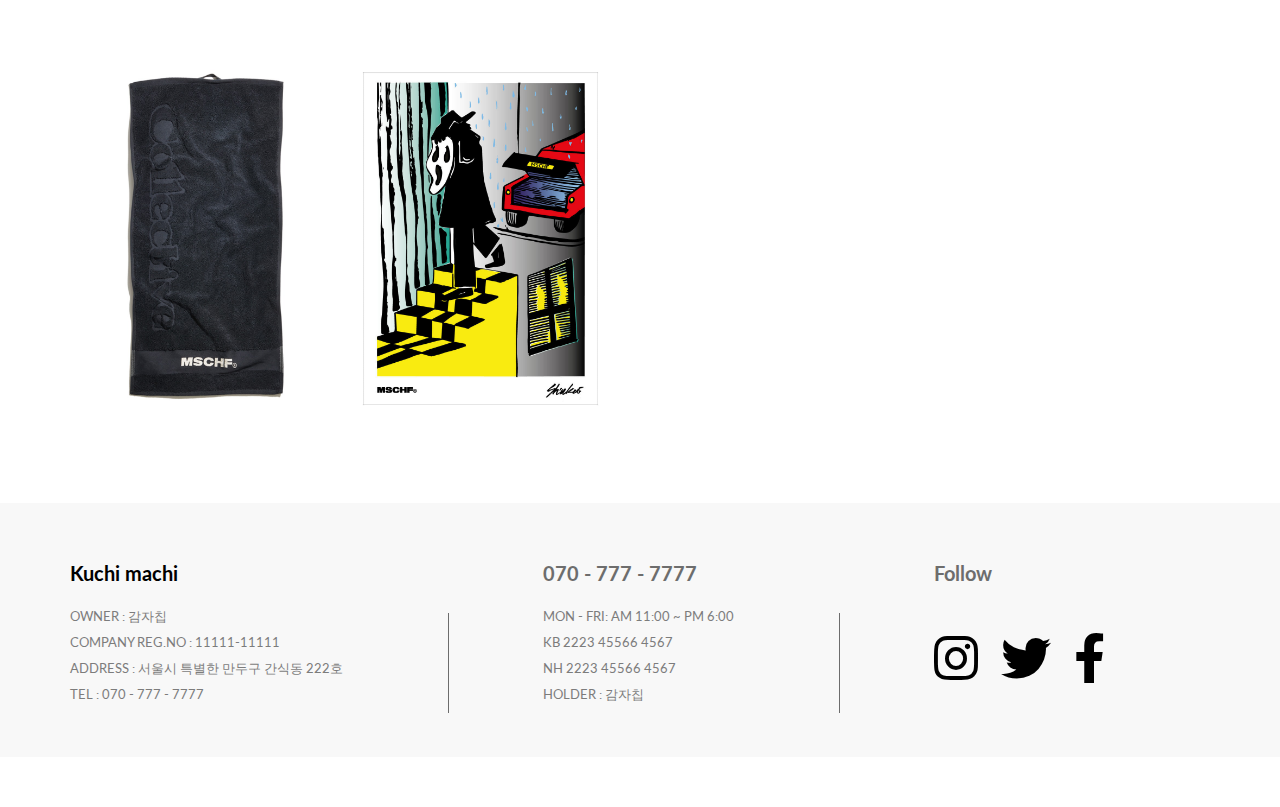
<file: made.html>
<!DOCTYPE html>
<html lang="en">

<head>
    <meta charset="UTF-8">
    <meta http-equiv="X-UA-Compatible" content="IE=edge">
    <meta name="viewport" content="width=device-width, initial-scale=1.0">
    <title>쿠치마치 리뉴얼사이트</title>
    <link rel="stylesheet" href="https://use.fontawesome.com/releases/v5.7.0/css/all.css">
    <link rel="stylesheet" href="./css/reset.css">
    <link rel="stylesheet" href="./css/animate.css">
    <link rel="stylesheet" href="./css/slick.css">
    <link rel="stylesheet" href="./css/index.css">
    <script src="js/jquery-3.5.1.min.js"></script>
    <script src="js/slick.min.js"></script>
</head>

<body>

    <header>
        <div class="row ">
            <a href="index.html"><h1>K u c h i m a c h i</h1></a>
            <div class="right">
                <ul class="user cf">
                    <li><a href="#none"><i class="fas fa-shopping-bag"></i></a></li>
                    <li>
                        <a href="#none"><i class="fas fa-user-alt"></i></a>
                        <ul class="user2 ">
                            <li><a href="login.html">로그인</a></li>
                            <li><a href="join.html">회원가입</a></li>
                            <li><a href="#none">마이페이지</a></li>
                            <li></li>
                            <li><a href="#none">NOTICE</a></li>
                            <li><a href="#none">Q&A</a></li>
                            <li><a href="#none">REVIWE</a></li>
                        </ul>
                    </li>
                    <li></li>
                    <li><a href="#none"><i class="fas fa-globe"></i></a>
                        <ul class="user2 ">
                            <li><a href="#none">KOA</a></li>
                            <li><a href="#none">ENG</a></li>
                           
                        </ul>
                    </li>
                </ul>
            </div>

            
           
        </div>
        <div class="hidden">
            <div class="h_box">
               <a href="#none">
                   <!-- <i class="fas fa-times"></i> -->
            </a>
                <ul class="h_nav">
                    <li><a href="./new.html">NEW IN</a></li>
                    <li><a href="./made.html">MADE IN KUCH</a></li>
                    
                    <li>.</li>
                    <li><a href="./outer.html" data-kor="아우터">OUTER</a>
                    <ul class="nav_in">
                        <li><a href="./outer.html">Spring</a></li>
                        <li><a href="./outer.html">Summer</a></li>
                        <li><a href="./outer.html">Fall</a></li>
                        <li><a href="./outer.html">Winter</a></li>
                    </ul>
                    </li>
                    <li><a href="./top.html" data-kor="티셔츠 / 남방 ">TOP</a>
                        <ul class="nav_in">
                            <li><a href="./top.html">Spring</a></li>
                            <li><a href="./top.html">Summer</a></li>
                            <li><a href="./top.html">Fall</a></li>
                            <li><a href="./top.html">Winter</a></li>
                        </ul>
                    </li>
                    <li><a href="./bottom.html" data-kor="바지 / 치마">BOTTOM</a>
                        <ul class="nav_in">
                            <li><a href="./bottom.html">Pants</a></li>
                            <li><a href="./bottom.html">Skirt</a></li>
                        </ul></li>
                    <li><a href="./dress.html" data-kor="원피스">DRESS</a>
                        <ul class="nav_in">
                            <li><a href="./dress.html">Spring</a></li>
                            <li><a href="./dress.html">Summer</a></li>
                            <li><a href="./dress.html">Fall</a></li>
                            <li><a href="./dress.html">Winter</a></li>
                        </ul>
                    </li>
                    <li><a href="./SB.html" data-kor="신발 / 가방">SHOES / BAG</a></li>
                    <li><a href="./SB.html" data-kor="쥬얼리">ACC</a></li>
                    <li>.</li>
                    <li><a href="#none">당일배송</a></li>
                    <li><a href="#none">+ SALE</a></li>
                    
                </ul>
            </div>
        </div>

    </header>

    <section>
        <h4 class="title row">
            M A D E . I N . K U C H
        </h4>
        <div class="new row">
            <ul class="cf">
                <li><div><img src="./img/MISCHIEF1.jpg" alt="" ></div></li>
                <li><div><img src="./img/MISCHIEF2.jpg" alt=""></div></li>
                <li><div><img src="./img/MISCHIEF3.jpg" alt=""></div></li>
                <li><div><img src="./img/MISCHIEF.jpg" alt=""></div></li>
                <li><div><img src="./img/MISCHIEF5.jpg" alt=""></div></li>
                <li><div><img src="./img/MISCHIEF6.jpg" alt=""></div></li>
                <li><div><img src="./img/MISCHIEF7.jpg" alt=""></div></li>
                <li><div><img src="./img/MISCHIEF8.jpg" alt=""></div></li>
                <li><div><img src="./img/MISCHIEF9.jpg" alt=""></div></li>
                <li><div><img src="./img/MISCHIEF10.jpg" alt=""></div></li>
                <li><div><img src="./img/MISCHIEF11.jpg" alt=""></div></li>
                <li><div><img src="./img/MISCHIEF12.jpg" alt=""></div></li>
                <li><div><img src="./img/MISCHIEF13.jpg" alt=""></div></li>
                <li><div><img src="./img/MISCHIEF14.jpg" alt=""></div></li>
                <li><div><img src="./img/MISCHIEF15.jpg" alt=""></div></li>
                <li><div><img src="./img/MISCHIEF516.jpg" alt=""></div></li>
                <li><div><img src="./img/MISCHIEF17.jpg" alt=""></div></li>
                <li><div><img src="./img/MISCHIEF18.jpg" alt=""></div></li>
                <li><div><img src="./img/MISCHIEF519.jpg" alt=""></div></li>
                <li><div><img src="./img/MISCHIEF20.jpg" alt=""></div></li>
                <li><div><img src="./img/MISCHIEF521.jpg" alt=""></div></li>
                <li><div><img src="./img/MISCHIEF22.jpg" alt=""></div></li>
                <li><div><img src="./img/MISCHIEF23.jpg" alt=""></div></li>
                <li><div><img src="./img/MISCHIEF24.jpg" alt=""></div></li>
                <li><div><img src="./img/MISCHIEF25.jpg" alt=""></div></li>
                <li><div><img src="./img/MISCHIEF26.jpg" alt=""></div></li>
                <li><div><img src="./img/MISCHIEF28.jpg" alt=""></div></li>
                <li><div><img src="./img/MISCHIEF527.jpg" alt=""></div></li>
                <li><div><img src="./img/MISCHIEF29.jpg" alt=""></div></li>
                <li><div><img src="./img/MISCHIEF530.jpg" alt=""></div></li>
            </ul>
        </div>
       

    </section>
    <footer>
        <div class="foot">
            <ul class="info row cf">
                <li >
                    <h2>Kuchi machi</h2>
                    <p>OWNER : 감자칩</p>
                    <p>COMPANY REG.NO : 11111-11111</p>
                    <p>ADDRESS : 서울시 특별한 만두구 간식동 222호</p>
                    <p>TEL : 070 - 777 - 7777</p>
                </li>
                <li>
                    <h2>070 - 777 - 7777</h2>
                    <p>MON - FRI: AM 11:00 ~ PM 6:00</p>
                    <p>KB 2223 45566 4567</p>
                    <p>NH 2223 45566 4567</p>
                    <p>HOLDER : 감자칩</p>
                </li>
                <li>
                    <h2>Follow</h2>
                    <span><i class="fab fa-instagram"></i>
                        <i class="fab fa-twitter"></i>
                        <i class="fab fa-facebook-f"></i>
                    </span>
                </li>
            </ul>
        </div>
    </footer>


    <script src="js/index.js"></script>

</body>

</html>
</file>
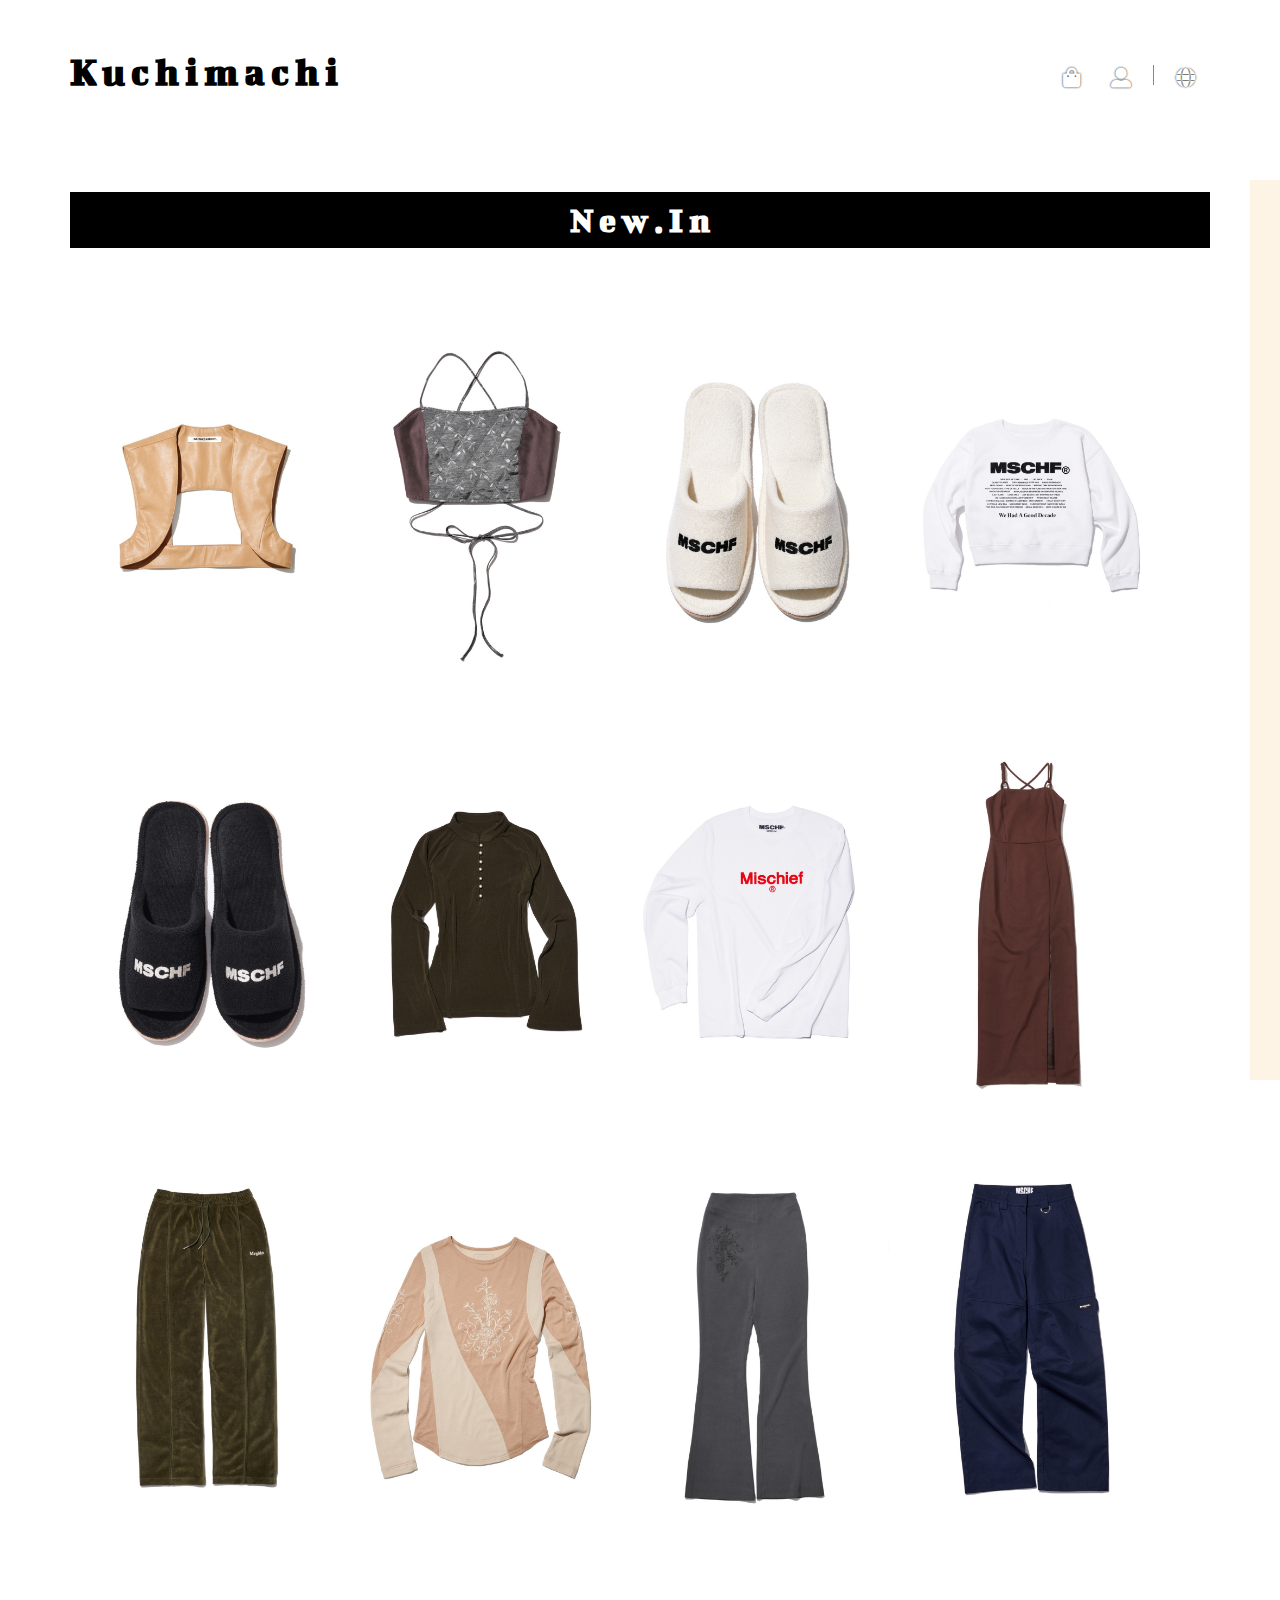
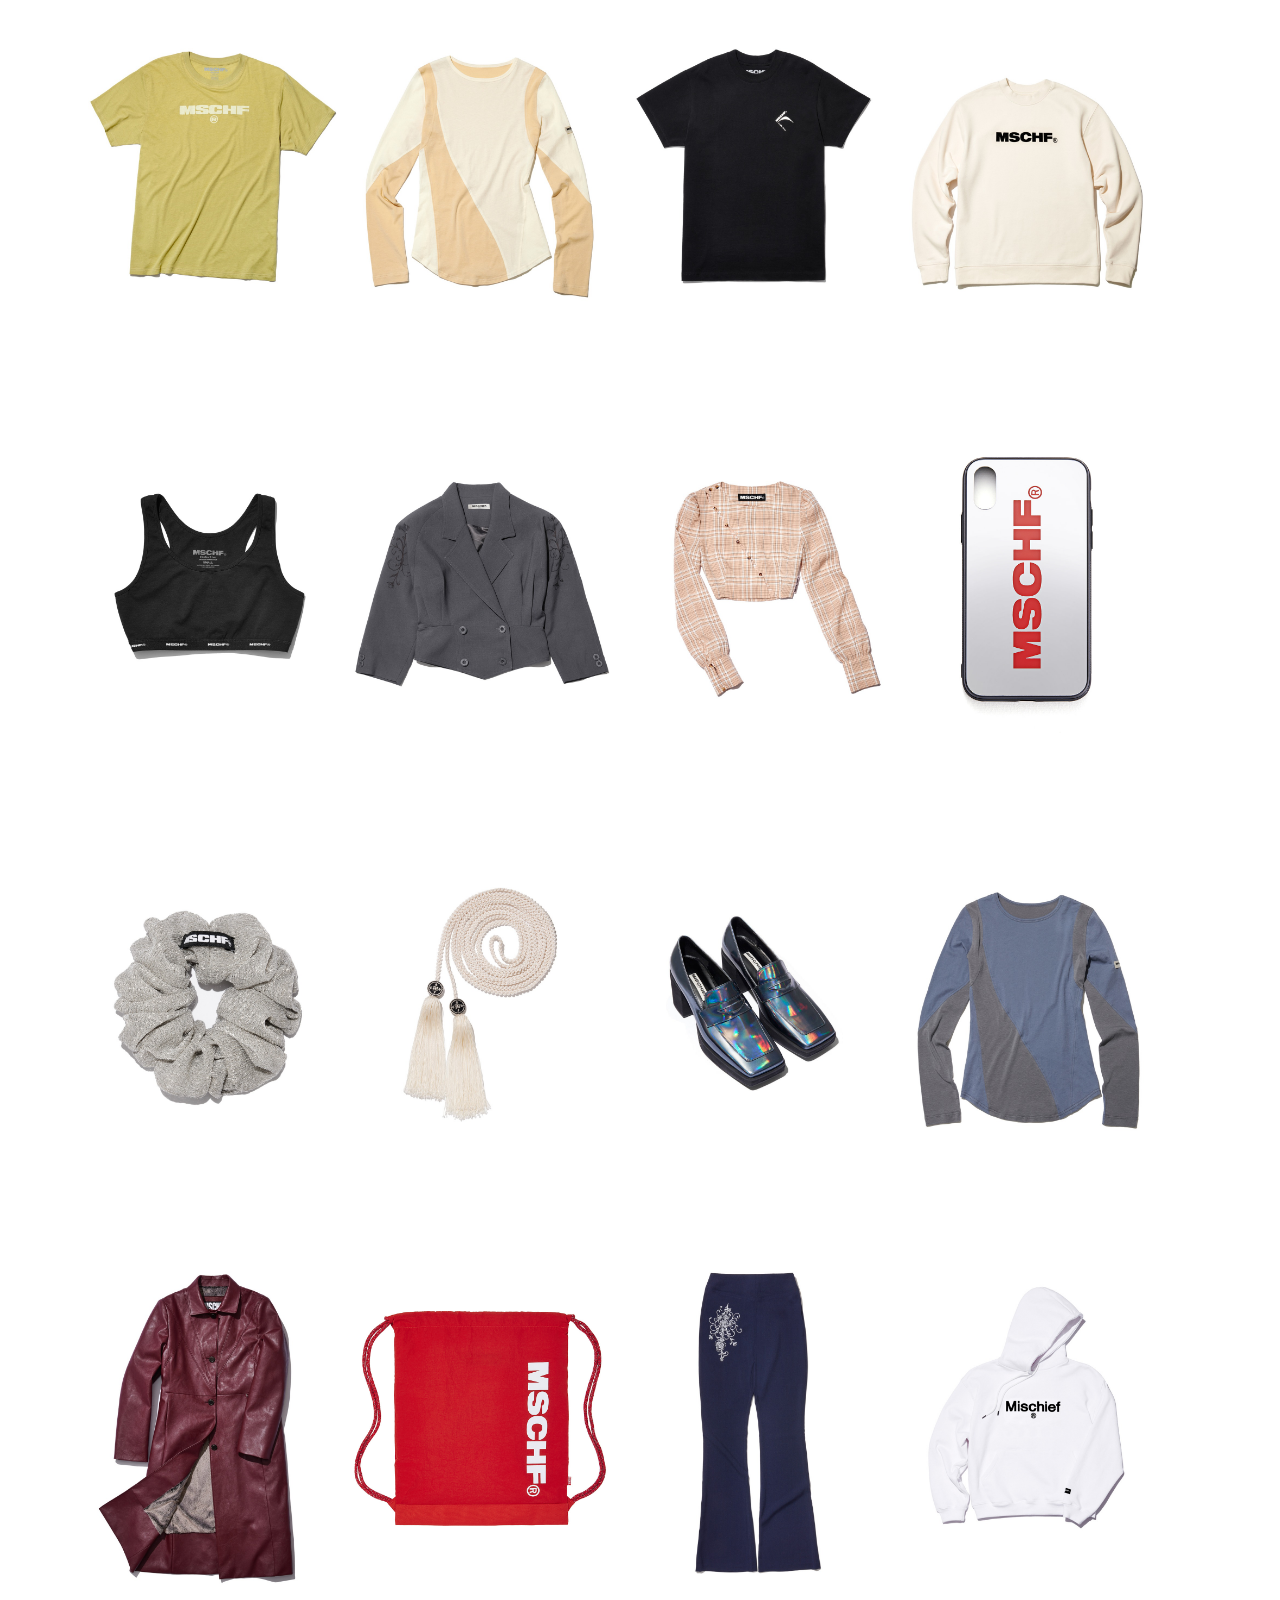
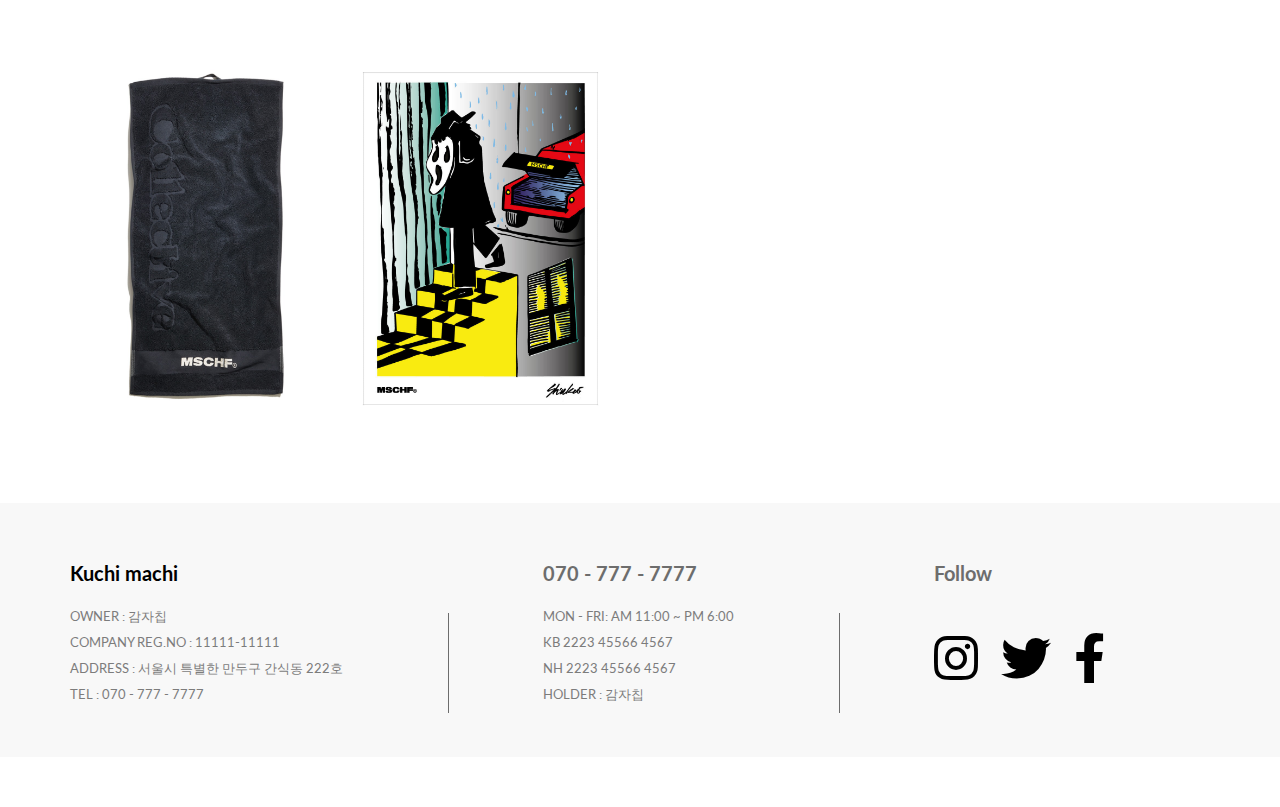
<file: new.html>
<!DOCTYPE html>
<html lang="en">

<head>
    <meta charset="UTF-8">
    <meta http-equiv="X-UA-Compatible" content="IE=edge">
    <meta name="viewport" content="width=device-width, initial-scale=1.0">
    <title>쿠치마치 리뉴얼사이트</title>
    <link rel="stylesheet" href="https://use.fontawesome.com/releases/v5.7.0/css/all.css">
    <link rel="stylesheet" href="./css/reset.css">
    <link rel="stylesheet" href="./css/animate.css">
    <link rel="stylesheet" href="./css/slick.css">
    <link rel="stylesheet" href="./css/index.css">
    <script src="js/jquery-3.5.1.min.js"></script>
    <script src="js/slick.min.js"></script>
</head>

<body>

    <header>
        <div class="row ">
            <a href="index.html"><h1>K u c h i m a c h i</h1></a>
            <div class="right">
                <ul class="user cf">
                    <li><a href="#none"><i class="fas fa-shopping-bag"></i></a></li>
                    <li>
                        <a href="#none"><i class="fas fa-user-alt"></i></a>
                        <ul class="user2 ">
                            <li><a href="login.html">로그인</a></li>
                            <li><a href="join.html">회원가입</a></li>
                            <li><a href="#none">마이페이지</a></li>
                            <li></li>
                            <li><a href="#none">NOTICE</a></li>
                            <li><a href="#none">Q&A</a></li>
                            <li><a href="#none">REVIWE</a></li>
                        </ul>
                    </li>
                    <li></li>
                    <li><a href="#none"><i class="fas fa-globe"></i></a>
                        <ul class="user2 ">
                            <li><a href="#none">KOA</a></li>
                            <li><a href="#none">ENG</a></li>
                           
                        </ul>
                    </li>
                </ul>
            </div>

            
           
        </div>
        <div class="hidden">
            <div class="h_box">
               <a href="#none">
                   <!-- <i class="fas fa-times"></i> -->
            </a>
                <ul class="h_nav">
                    <li><a href="./new.html">NEW IN</a></li>
                    <li><a href="./made.html">MADE IN KUCH</a></li>
                    
                    <li>.</li>
                    <li><a href="#none" data-kor="아우터">OUTER</a>
                    <ul class="nav_in">
                        <li><a href="#none">Spring</a></li>
                        <li><a href="#none">Summer</a></li>
                        <li><a href="#none">Fall</a></li>
                        <li><a href="#none">Winter</a></li>
                    </ul>
                    </li>
                    <li><a href="#none" data-kor="티셔츠 / 남방 ">TOP</a>
                        <ul class="nav_in">
                            <li><a href="#none">Spring</a></li>
                            <li><a href="#none">Summer</a></li>
                            <li><a href="#none">Fall</a></li>
                            <li><a href="#none">Winter</a></li>
                        </ul>
                    </li>
                    <li><a href="#none" data-kor="바지 / 치마">BOTTOM</a>
                        <ul class="nav_in">
                            <li><a href="#none">Pants</a></li>
                            <li><a href="#none">Skirt</a></li>
                        </ul></li>
                    <li><a href="#none" data-kor="원피스">DRESS</a>
                        <ul class="nav_in">
                            <li><a href="#none">Spring</a></li>
                            <li><a href="#none">Summer</a></li>
                            <li><a href="#none">Fall</a></li>
                            <li><a href="#none">Winter</a></li>
                        </ul>
                    </li>
                    <li><a href="#none" data-kor="신발 / 가방">SHOES / BAG</a></li>
                    <li><a href="#none" data-kor="쥬얼리">ACC</a></li>
                    <li>.</li>
                    <li><a href="#none">당일배송</a></li>
                    <li><a href="#none">+ SALE</a></li>
                    
                </ul>
            </div>
        </div>

    </header>

    <section>
        <h4 class="title row">
        N e w . I n
        </h4>
        <div class="new row">
            <ul class="cf">
                <li><div><img src="./img/MISCHIEF1.jpg" alt="" ></div></li>
                <li><div><img src="./img/MISCHIEF2.jpg" alt=""></div></li>
                <li><div><img src="./img/MISCHIEF3.jpg" alt=""></div></li>
                <li><div><img src="./img/MISCHIEF.jpg" alt=""></div></li>
                <li><div><img src="./img/MISCHIEF5.jpg" alt=""></div></li>
                <li><div><img src="./img/MISCHIEF6.jpg" alt=""></div></li>
                <li><div><img src="./img/MISCHIEF7.jpg" alt=""></div></li>
                <li><div><img src="./img/MISCHIEF8.jpg" alt=""></div></li>
                <li><div><img src="./img/MISCHIEF9.jpg" alt=""></div></li>
                <li><div><img src="./img/MISCHIEF10.jpg" alt=""></div></li>
                <li><div><img src="./img/MISCHIEF11.jpg" alt=""></div></li>
                <li><div><img src="./img/MISCHIEF12.jpg" alt=""></div></li>
                <li><div><img src="./img/MISCHIEF13.jpg" alt=""></div></li>
                <li><div><img src="./img/MISCHIEF14.jpg" alt=""></div></li>
                <li><div><img src="./img/MISCHIEF15.jpg" alt=""></div></li>
                <li><div><img src="./img/MISCHIEF516.jpg" alt=""></div></li>
                <li><div><img src="./img/MISCHIEF17.jpg" alt=""></div></li>
                <li><div><img src="./img/MISCHIEF18.jpg" alt=""></div></li>
                <li><div><img src="./img/MISCHIEF519.jpg" alt=""></div></li>
                <li><div><img src="./img/MISCHIEF20.jpg" alt=""></div></li>
                <li><div><img src="./img/MISCHIEF521.jpg" alt=""></div></li>
                <li><div><img src="./img/MISCHIEF22.jpg" alt=""></div></li>
                <li><div><img src="./img/MISCHIEF23.jpg" alt=""></div></li>
                <li><div><img src="./img/MISCHIEF24.jpg" alt=""></div></li>
                <li><div><img src="./img/MISCHIEF25.jpg" alt=""></div></li>
                <li><div><img src="./img/MISCHIEF26.jpg" alt=""></div></li>
                <li><div><img src="./img/MISCHIEF28.jpg" alt=""></div></li>
                <li><div><img src="./img/MISCHIEF527.jpg" alt=""></div></li>
                <li><div><img src="./img/MISCHIEF29.jpg" alt=""></div></li>
                <li><div><img src="./img/MISCHIEF530.jpg" alt=""></div></li>
            </ul>
        </div>
       

    </section>
    <footer>
        <div class="foot">
            <ul class="info row cf">
                <li >
                    <h2>Kuchi machi</h2>
                    <p>OWNER : 감자칩</p>
                    <p>COMPANY REG.NO : 11111-11111</p>
                    <p>ADDRESS : 서울시 특별한 만두구 간식동 222호</p>
                    <p>TEL : 070 - 777 - 7777</p>
                </li>
                <li>
                    <h2>070 - 777 - 7777</h2>
                    <p>MON - FRI: AM 11:00 ~ PM 6:00</p>
                    <p>KB 2223 45566 4567</p>
                    <p>NH 2223 45566 4567</p>
                    <p>HOLDER : 감자칩</p>
                </li>
                <li>
                    <h2>Follow</h2>
                    <span><i class="fab fa-instagram"></i>
                        <i class="fab fa-twitter"></i>
                        <i class="fab fa-facebook-f"></i>
                    </span>
                </li>
            </ul>
        </div>
    </footer>


    <script src="js/index.js"></script>

</body>

</html>
</file>
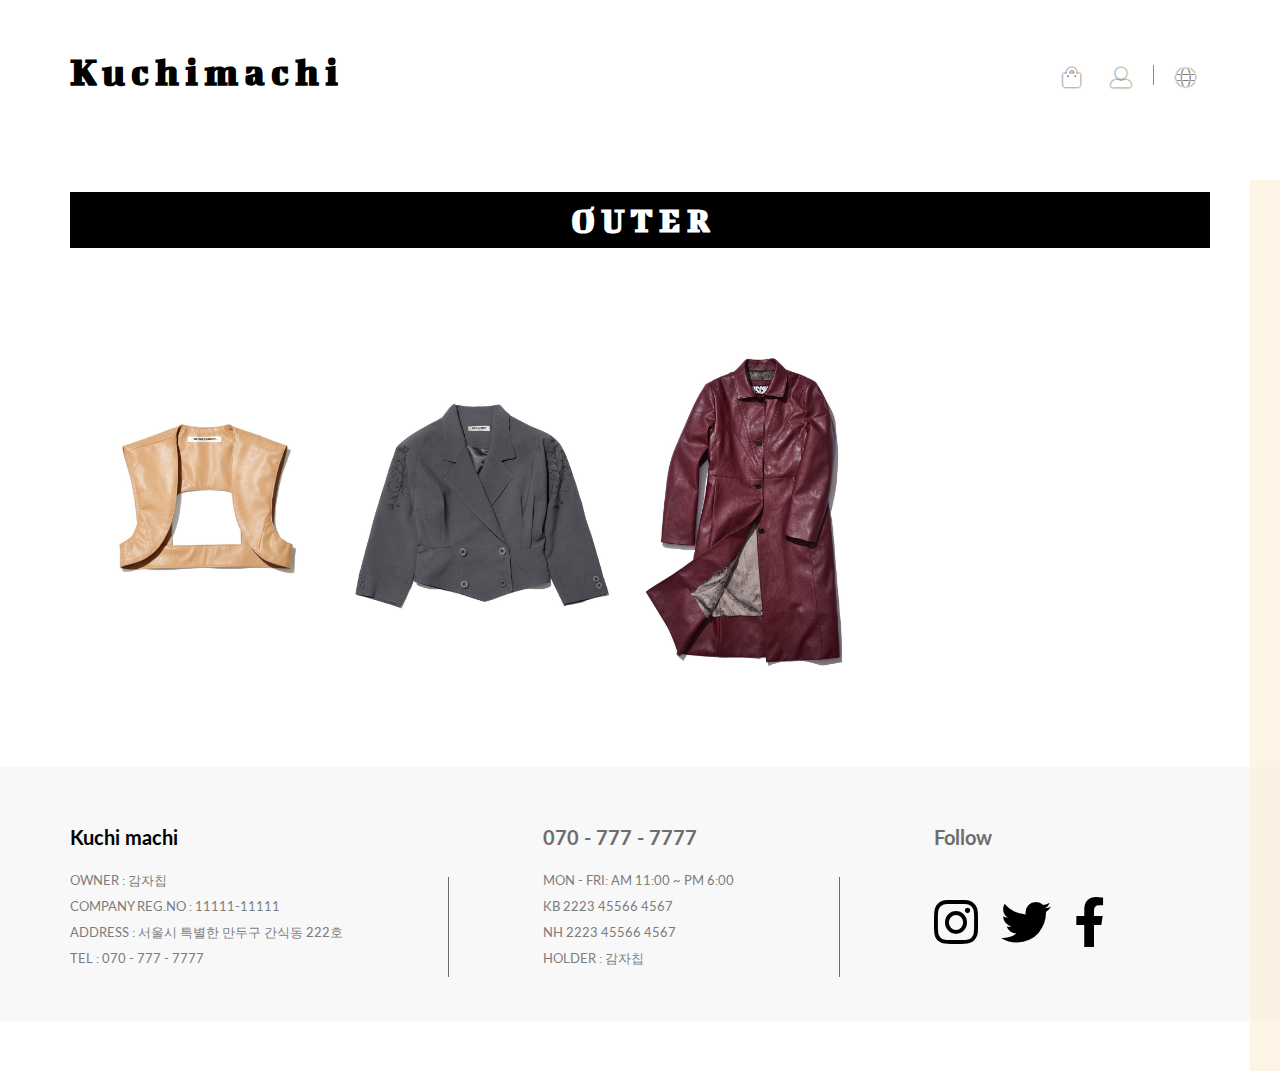
<file: outer.html>
<!DOCTYPE html>
<html lang="en">

<head>
    <meta charset="UTF-8">
    <meta http-equiv="X-UA-Compatible" content="IE=edge">
    <meta name="viewport" content="width=device-width, initial-scale=1.0">
    <title>쿠치마치 리뉴얼사이트</title>
    <link rel="stylesheet" href="https://use.fontawesome.com/releases/v5.7.0/css/all.css">
    <link rel="stylesheet" href="./css/reset.css">
    <link rel="stylesheet" href="./css/animate.css">
    <link rel="stylesheet" href="./css/slick.css">
    <link rel="stylesheet" href="./css/index.css">
    <script src="js/jquery-3.5.1.min.js"></script>
    <script src="js/slick.min.js"></script>
</head>

<body>

    <header>
        <div class="row ">
            <a href="index.html"><h1>K u c h i m a c h i</h1></a>
            <div class="right">
                <ul class="user cf">
                    <li><a href="#none"><i class="fas fa-shopping-bag"></i></a></li>
                    <li>
                        <a href="#none"><i class="fas fa-user-alt"></i></a>
                        <ul class="user2 ">
                            <li><a href="login.html">로그인</a></li>
                            <li><a href="join.html">회원가입</a></li>
                            <li><a href="#none">마이페이지</a></li>
                            <li></li>
                            <li><a href="#none">NOTICE</a></li>
                            <li><a href="#none">Q&A</a></li>
                            <li><a href="#none">REVIWE</a></li>
                        </ul>
                    </li>
                    <li></li>
                    <li><a href="#none"><i class="fas fa-globe"></i></a>
                        <ul class="user2 ">
                            <li><a href="#none">KOA</a></li>
                            <li><a href="#none">ENG</a></li>
                           
                        </ul>
                    </li>
                </ul>
            </div>

            
           
        </div>
        <div class="hidden">
            <div class="h_box">
               <a href="#none">
                   <!-- <i class="fas fa-times"></i> -->
            </a>
                <ul class="h_nav">
                    <li><a href="./new.html">NEW IN</a></li>
                    <li><a href="./made.html">MADE IN KUCH</a></li>
                    
                    <li>.</li>
                    <li><a href="./outer.html" data-kor="아우터">OUTER</a>
                    <ul class="nav_in">
                        <li><a href="./outer.html">Spring</a></li>
                        <li><a href="./outer.html">Summer</a></li>
                        <li><a href="./outer.html">Fall</a></li>
                        <li><a href="./outer.html">Winter</a></li>
                    </ul>
                    </li>
                    <li><a href="./top.html" data-kor="티셔츠 / 남방 ">TOP</a>
                        <ul class="nav_in">
                            <li><a href="./top.html">Spring</a></li>
                            <li><a href="./top.html">Summer</a></li>
                            <li><a href="./top.html">Fall</a></li>
                            <li><a href="./top.html">Winter</a></li>
                        </ul>
                    </li>
                    <li><a href="./bottom.html" data-kor="바지 / 치마">BOTTOM</a>
                        <ul class="nav_in">
                            <li><a href="./bottom.html">Pants</a></li>
                            <li><a href="./bottom.html">Skirt</a></li>
                        </ul></li>
                    <li><a href="./dress.html" data-kor="원피스">DRESS</a>
                        <ul class="nav_in">
                            <li><a href="./dress.html">Spring</a></li>
                            <li><a href="./dress.html">Summer</a></li>
                            <li><a href="./dress.html">Fall</a></li>
                            <li><a href="./dress.html">Winter</a></li>
                        </ul>
                    </li>
                    <li><a href="./SB.html" data-kor="신발 / 가방">SHOES / BAG</a></li>
                    <li><a href="./SB.html" data-kor="쥬얼리">ACC</a></li>
                    <li>.</li>
                    <li><a href="#none">당일배송</a></li>
                    <li><a href="#none">+ SALE</a></li>
                    
                </ul>
            </div>
        </div>

    </header>

    <section>
        <h4 class="title row">
            O U T E R
        </h4>
        <div class="new row">
            <ul class="cf">
                <li><div><img src="./img/MISCHIEF1.jpg" alt="" ></div></li>
              
                <li><div><img src="./img/MISCHIEF18.jpg" alt=""></div></li>
               
                <li><div><img src="./img/MISCHIEF25.jpg" alt=""></div></li>
              
            </ul>
        </div>
       

    </section>
    <footer>
        <div class="foot">
            <ul class="info row cf">
                <li >
                    <h2>Kuchi machi</h2>
                    <p>OWNER : 감자칩</p>
                    <p>COMPANY REG.NO : 11111-11111</p>
                    <p>ADDRESS : 서울시 특별한 만두구 간식동 222호</p>
                    <p>TEL : 070 - 777 - 7777</p>
                </li>
                <li>
                    <h2>070 - 777 - 7777</h2>
                    <p>MON - FRI: AM 11:00 ~ PM 6:00</p>
                    <p>KB 2223 45566 4567</p>
                    <p>NH 2223 45566 4567</p>
                    <p>HOLDER : 감자칩</p>
                </li>
                <li>
                    <h2>Follow</h2>
                    <span><i class="fab fa-instagram"></i>
                        <i class="fab fa-twitter"></i>
                        <i class="fab fa-facebook-f"></i>
                    </span>
                </li>
            </ul>
        </div>
    </footer>


    <script src="js/index.js"></script>

</body>

</html>
</file>
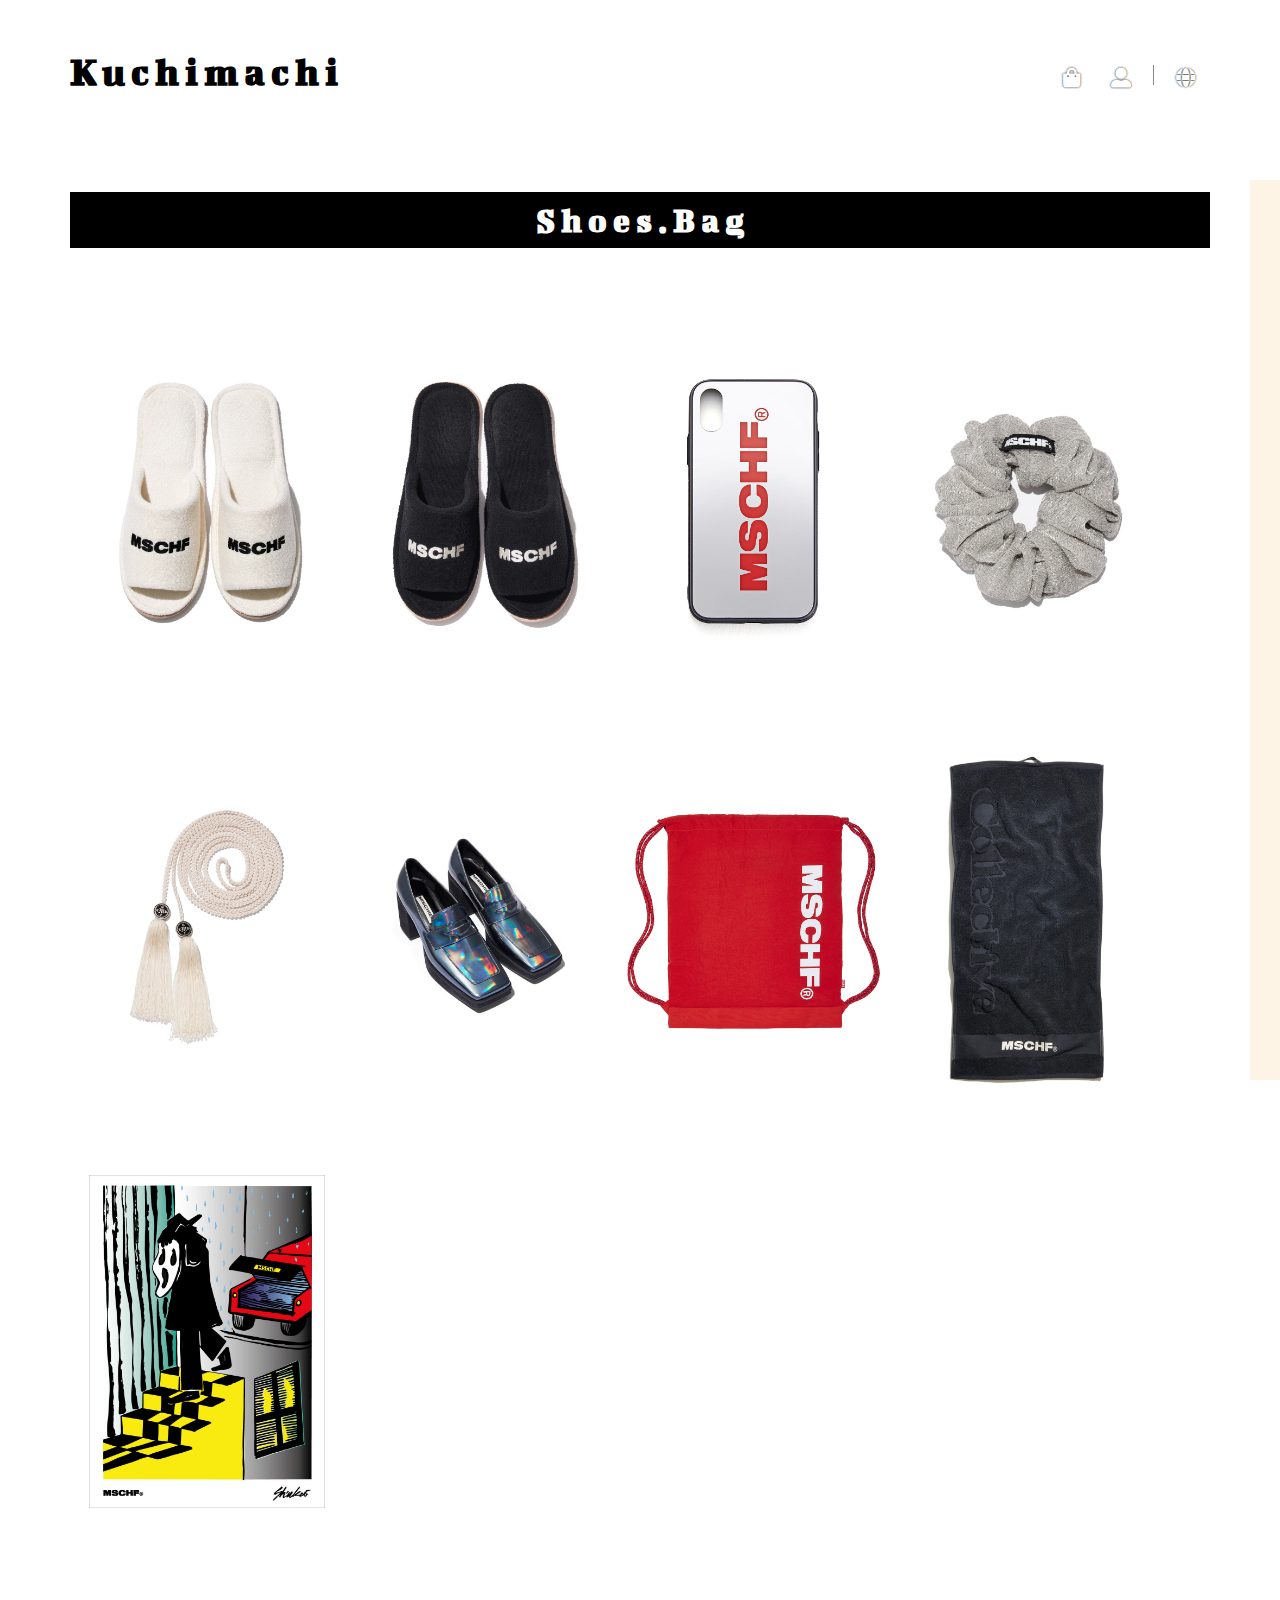
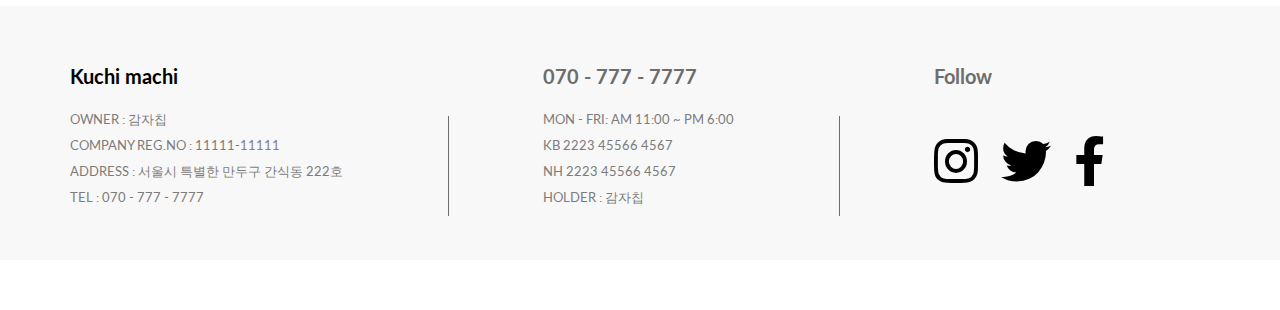
<file: SB.html>
<!DOCTYPE html>
<html lang="en">

<head>
    <meta charset="UTF-8">
    <meta http-equiv="X-UA-Compatible" content="IE=edge">
    <meta name="viewport" content="width=device-width, initial-scale=1.0">
    <title>쿠치마치 리뉴얼사이트</title>
    <link rel="stylesheet" href="https://use.fontawesome.com/releases/v5.7.0/css/all.css">
    <link rel="stylesheet" href="./css/reset.css">
    <link rel="stylesheet" href="./css/animate.css">
    <link rel="stylesheet" href="./css/slick.css">
    <link rel="stylesheet" href="./css/index.css">
    <script src="js/jquery-3.5.1.min.js"></script>
    <script src="js/slick.min.js"></script>
</head>

<body>

    <header>
        <div class="row ">
            <a href="index.html"><h1>K u c h i m a c h i</h1></a>
            <div class="right">
                <ul class="user cf">
                    <li><a href="#none"><i class="fas fa-shopping-bag"></i></a></li>
                    <li>
                        <a href="#none"><i class="fas fa-user-alt"></i></a>
                        <ul class="user2 ">
                            <li><a href="login.html">로그인</a></li>
                            <li><a href="join.html">회원가입</a></li>
                            <li><a href="#none">마이페이지</a></li>
                            <li></li>
                            <li><a href="#none">NOTICE</a></li>
                            <li><a href="#none">Q&A</a></li>
                            <li><a href="#none">REVIWE</a></li>
                        </ul>
                    </li>
                    <li></li>
                    <li><a href="#none"><i class="fas fa-globe"></i></a>
                        <ul class="user2 ">
                            <li><a href="#none">KOA</a></li>
                            <li><a href="#none">ENG</a></li>
                           
                        </ul>
                    </li>
                </ul>
            </div>

            
           
        </div>
        <div class="hidden">
            <div class="h_box">
               <a href="#none">
                   <!-- <i class="fas fa-times"></i> -->
            </a>
                <ul class="h_nav">
                    <li><a href="./new.html">NEW IN</a></li>
                    <li><a href="./made.html">MADE IN KUCH</a></li>
                    
                    <li>.</li>
                    <li><a href="./outer.html" data-kor="아우터">OUTER</a>
                    <ul class="nav_in">
                        <li><a href="./outer.html">Spring</a></li>
                        <li><a href="./outer.html">Summer</a></li>
                        <li><a href="./outer.html">Fall</a></li>
                        <li><a href="./outer.html">Winter</a></li>
                    </ul>
                    </li>
                    <li><a href="./top.html" data-kor="티셔츠 / 남방 ">TOP</a>
                        <ul class="nav_in">
                            <li><a href="./top.html">Spring</a></li>
                            <li><a href="./top.html">Summer</a></li>
                            <li><a href="./top.html">Fall</a></li>
                            <li><a href="./top.html">Winter</a></li>
                        </ul>
                    </li>
                    <li><a href="./bottom.html" data-kor="바지 / 치마">BOTTOM</a>
                        <ul class="nav_in">
                            <li><a href="./bottom.html">Pants</a></li>
                            <li><a href="./bottom.html">Skirt</a></li>
                        </ul></li>
                    <li><a href="./dress.html" data-kor="원피스">DRESS</a>
                        <ul class="nav_in">
                            <li><a href="./dress.html">Spring</a></li>
                            <li><a href="./dress.html">Summer</a></li>
                            <li><a href="./dress.html">Fall</a></li>
                            <li><a href="./dress.html">Winter</a></li>
                        </ul>
                    </li>
                    <li><a href="./SB.html" data-kor="신발 / 가방">SHOES / BAG</a></li>
                    <li><a href="./SB.html" data-kor="쥬얼리">ACC</a></li>
                    <li>.</li>
                    <li><a href="#none">당일배송</a></li>
                    <li><a href="#none">+ SALE</a></li>
                    
                </ul>
            </div>
        </div>

    </header>

    <section>
        <h4 class="title row">
        S h o e s . B a g
        </h4>
        <div class="new row">
            <ul class="cf">
               
                <li><div><img src="./img/MISCHIEF3.jpg" alt=""></div></li>
               
                <li><div><img src="./img/MISCHIEF5.jpg" alt=""></div></li>
               
                
                <li><div><img src="./img/MISCHIEF20.jpg" alt=""></div></li>
                <li><div><img src="./img/MISCHIEF521.jpg" alt=""></div></li>
                <li><div><img src="./img/MISCHIEF22.jpg" alt=""></div></li>
                <li><div><img src="./img/MISCHIEF23.jpg" alt=""></div></li>
               
                <li><div><img src="./img/MISCHIEF26.jpg" alt=""></div></li>
               
                <li><div><img src="./img/MISCHIEF29.jpg" alt=""></div></li>
                <li><div><img src="./img/MISCHIEF530.jpg" alt=""></div></li>
            </ul>
        </div>
       

    </section>
    <footer>
        <div class="foot">
            <ul class="info row cf">
                <li >
                    <h2>Kuchi machi</h2>
                    <p>OWNER : 감자칩</p>
                    <p>COMPANY REG.NO : 11111-11111</p>
                    <p>ADDRESS : 서울시 특별한 만두구 간식동 222호</p>
                    <p>TEL : 070 - 777 - 7777</p>
                </li>
                <li>
                    <h2>070 - 777 - 7777</h2>
                    <p>MON - FRI: AM 11:00 ~ PM 6:00</p>
                    <p>KB 2223 45566 4567</p>
                    <p>NH 2223 45566 4567</p>
                    <p>HOLDER : 감자칩</p>
                </li>
                <li>
                    <h2>Follow</h2>
                    <span><i class="fab fa-instagram"></i>
                        <i class="fab fa-twitter"></i>
                        <i class="fab fa-facebook-f"></i>
                    </span>
                </li>
            </ul>
        </div>
    </footer>


    <script src="js/index.js"></script>

</body>

</html>
</file>
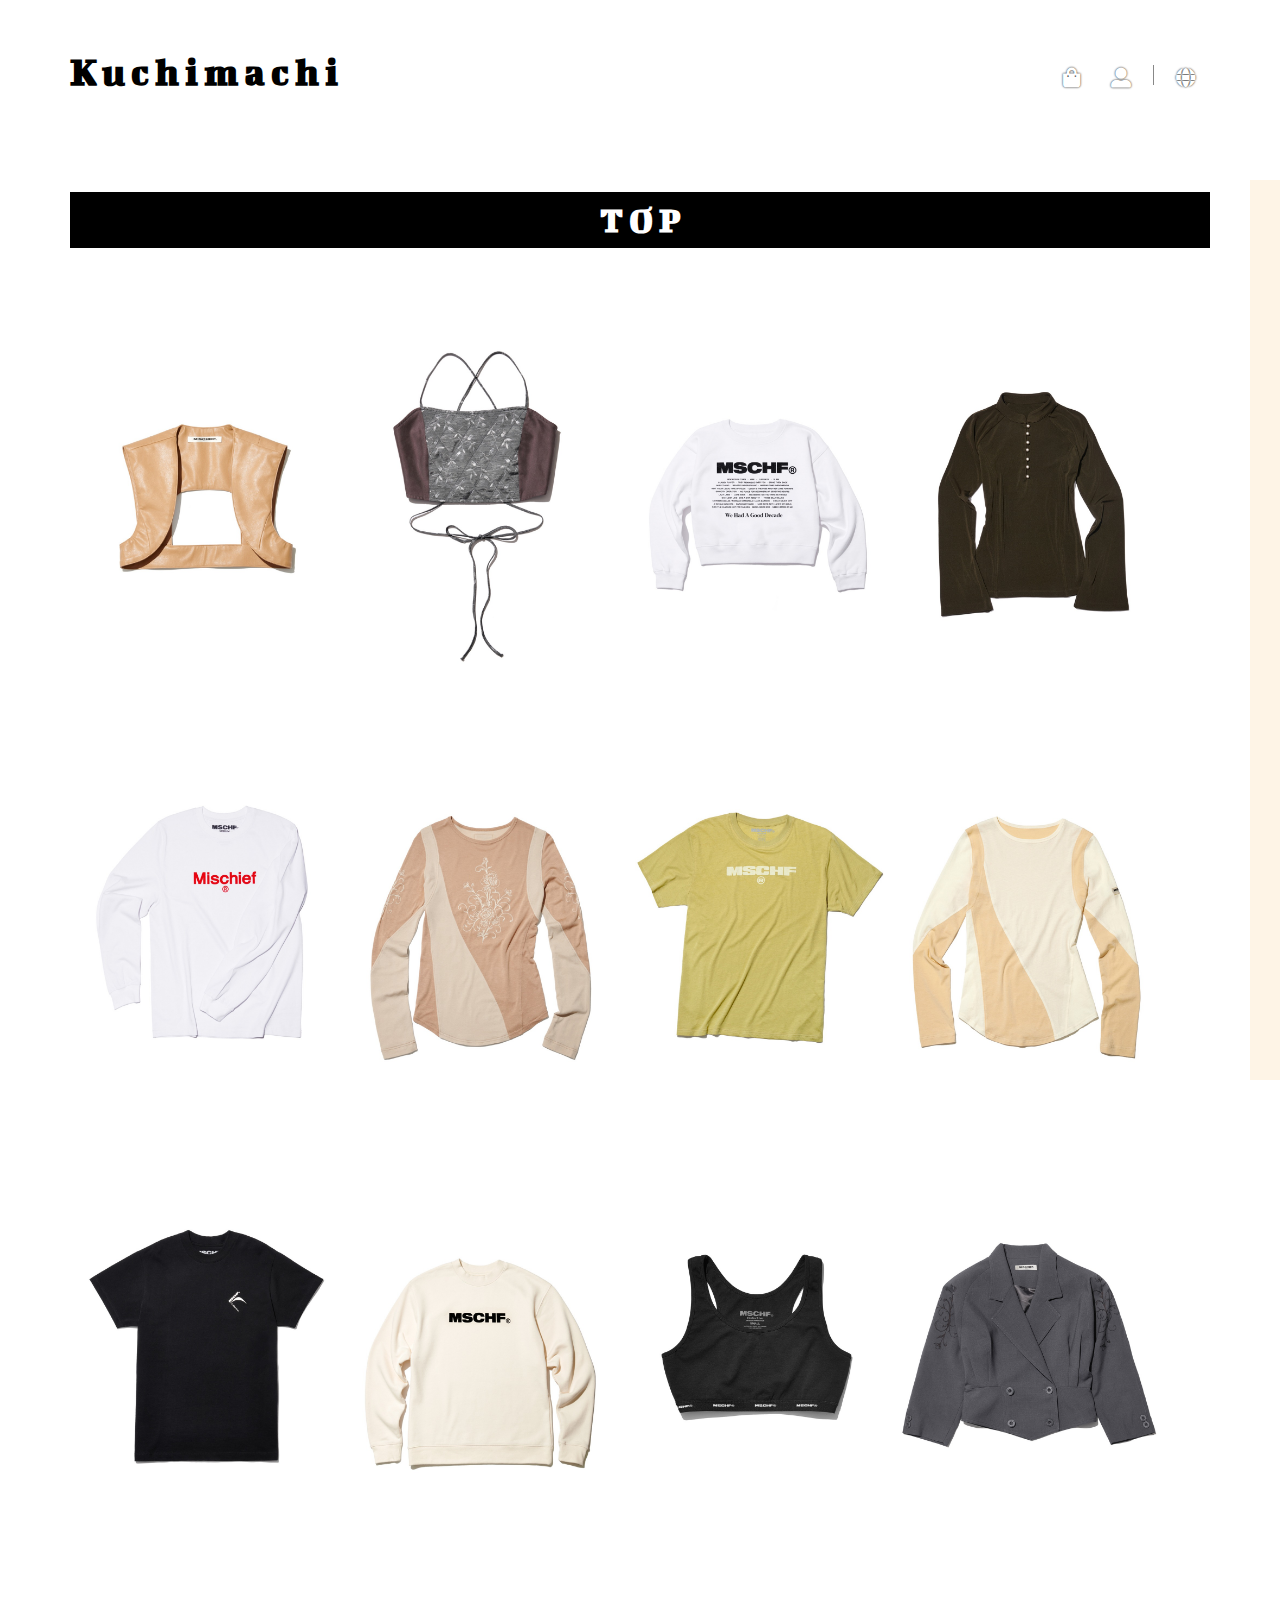
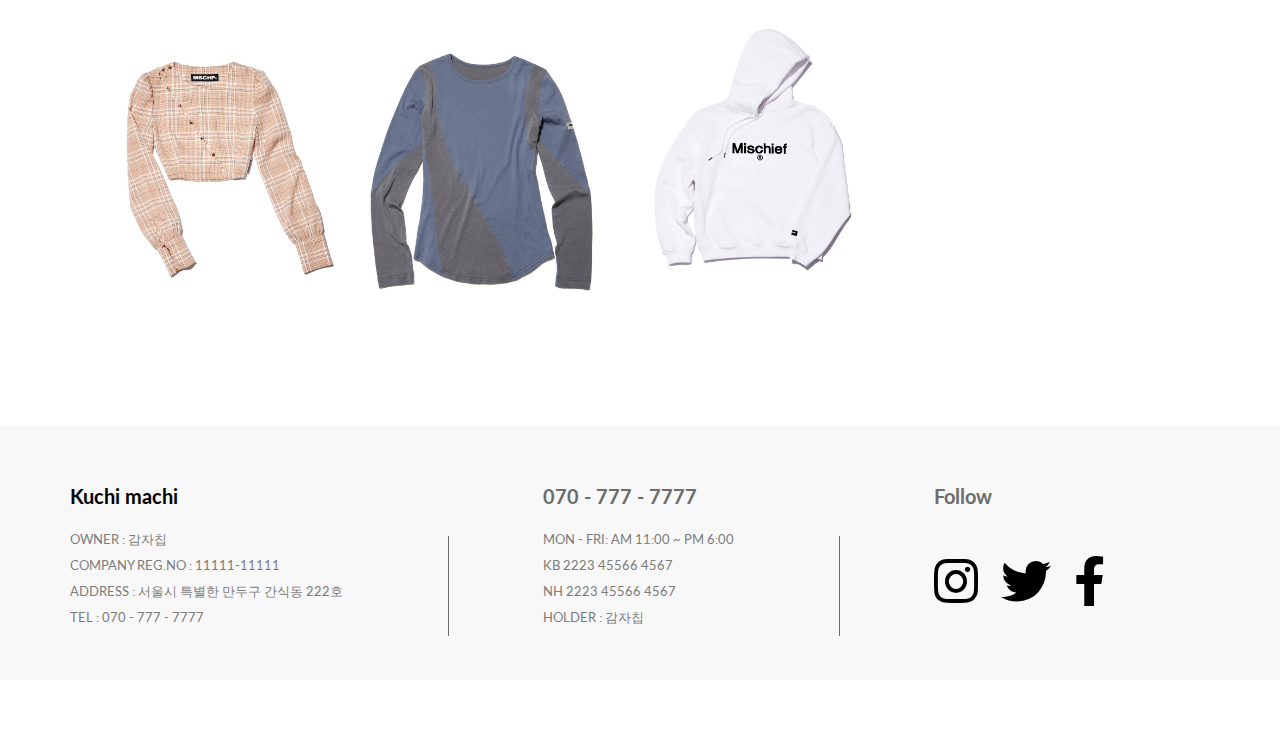
<file: top.html>
<!DOCTYPE html>
<html lang="en">

<head>
    <meta charset="UTF-8">
    <meta http-equiv="X-UA-Compatible" content="IE=edge">
    <meta name="viewport" content="width=device-width, initial-scale=1.0">
    <title>쿠치마치 리뉴얼사이트</title>
    <link rel="stylesheet" href="https://use.fontawesome.com/releases/v5.7.0/css/all.css">
    <link rel="stylesheet" href="./css/reset.css">
    <link rel="stylesheet" href="./css/animate.css">
    <link rel="stylesheet" href="./css/slick.css">
    <link rel="stylesheet" href="./css/index.css">
    <script src="js/jquery-3.5.1.min.js"></script>
    <script src="js/slick.min.js"></script>
</head>

<body>

    <header>
        <div class="row ">
            <a href="index.html"><h1>K u c h i m a c h i</h1></a>
            <div class="right">
                <ul class="user cf">
                    <li><a href="#none"><i class="fas fa-shopping-bag"></i></a></li>
                    <li>
                        <a href="#none"><i class="fas fa-user-alt"></i></a>
                        <ul class="user2 ">
                            <li><a href="login.html">로그인</a></li>
                            <li><a href="join.html">회원가입</a></li>
                            <li><a href="#none">마이페이지</a></li>
                            <li></li>
                            <li><a href="#none">NOTICE</a></li>
                            <li><a href="#none">Q&A</a></li>
                            <li><a href="#none">REVIWE</a></li>
                        </ul>
                    </li>
                    <li></li>
                    <li><a href="#none"><i class="fas fa-globe"></i></a>
                        <ul class="user2 ">
                            <li><a href="#none">KOA</a></li>
                            <li><a href="#none">ENG</a></li>
                           
                        </ul>
                    </li>
                </ul>
            </div>

            
           
        </div>
        <div class="hidden">
            <div class="h_box">
               <a href="#none">
                   <!-- <i class="fas fa-times"></i> -->
            </a>
                <ul class="h_nav">
                    <li><a href="./new.html">NEW IN</a></li>
                    <li><a href="./made.html">MADE IN KUCH</a></li>
                    
                    <li>.</li>
                    <li><a href="./outer.html" data-kor="아우터">OUTER</a>
                    <ul class="nav_in">
                        <li><a href="./outer.html">Spring</a></li>
                        <li><a href="./outer.html">Summer</a></li>
                        <li><a href="./outer.html">Fall</a></li>
                        <li><a href="./outer.html">Winter</a></li>
                    </ul>
                    </li>
                    <li><a href="./top.html" data-kor="티셔츠 / 남방 ">TOP</a>
                        <ul class="nav_in">
                            <li><a href="./top.html">Spring</a></li>
                            <li><a href="./top.html">Summer</a></li>
                            <li><a href="./top.html">Fall</a></li>
                            <li><a href="./top.html">Winter</a></li>
                        </ul>
                    </li>
                    <li><a href="./bottom.html" data-kor="바지 / 치마">BOTTOM</a>
                        <ul class="nav_in">
                            <li><a href="./bottom.html">Pants</a></li>
                            <li><a href="./bottom.html">Skirt</a></li>
                        </ul></li>
                    <li><a href="./dress.html" data-kor="원피스">DRESS</a>
                        <ul class="nav_in">
                            <li><a href="./dress.html">Spring</a></li>
                            <li><a href="./dress.html">Summer</a></li>
                            <li><a href="./dress.html">Fall</a></li>
                            <li><a href="./dress.html">Winter</a></li>
                        </ul>
                    </li>
                    <li><a href="./SB.html" data-kor="신발 / 가방">SHOES / BAG</a></li>
                    <li><a href="./SB.html" data-kor="쥬얼리">ACC</a></li>
                    <li>.</li>
                    <li><a href="#none">당일배송</a></li>
                    <li><a href="#none">+ SALE</a></li>
                    
                </ul>
            </div>
        </div>

    </header>

    <section>
        <h4 class="title row">
        T O P
        </h4>
        <div class="new row">
            <ul class="cf">
                <li><div><img src="./img/MISCHIEF1.jpg" alt="" ></div></li>
                <li><div><img src="./img/MISCHIEF2.jpg" alt=""></div></li>
                <li><div><img src="./img/MISCHIEF.jpg" alt=""></div></li>
                <li><div><img src="./img/MISCHIEF6.jpg" alt=""></div></li>
                <li><div><img src="./img/MISCHIEF7.jpg" alt=""></div></li>
                <li><div><img src="./img/MISCHIEF10.jpg" alt=""></div></li>
                <li><div><img src="./img/MISCHIEF13.jpg" alt=""></div></li>
                <li><div><img src="./img/MISCHIEF14.jpg" alt=""></div></li>
                <li><div><img src="./img/MISCHIEF15.jpg" alt=""></div></li>
                <li><div><img src="./img/MISCHIEF516.jpg" alt=""></div></li>
                <li><div><img src="./img/MISCHIEF17.jpg" alt=""></div></li>
                <li><div><img src="./img/MISCHIEF18.jpg" alt=""></div></li>
                <li><div><img src="./img/MISCHIEF519.jpg" alt=""></div></li>
                               <li><div><img src="./img/MISCHIEF24.jpg" alt=""></div></li>
                <li><div><img src="./img/MISCHIEF527.jpg" alt=""></div></li>
        
            </ul>
        </div>
       

    </section>
    <footer>
        <div class="foot">
            <ul class="info row cf">
                <li >
                    <h2>Kuchi machi</h2>
                    <p>OWNER : 감자칩</p>
                    <p>COMPANY REG.NO : 11111-11111</p>
                    <p>ADDRESS : 서울시 특별한 만두구 간식동 222호</p>
                    <p>TEL : 070 - 777 - 7777</p>
                </li>
                <li>
                    <h2>070 - 777 - 7777</h2>
                    <p>MON - FRI: AM 11:00 ~ PM 6:00</p>
                    <p>KB 2223 45566 4567</p>
                    <p>NH 2223 45566 4567</p>
                    <p>HOLDER : 감자칩</p>
                </li>
                <li>
                    <h2>Follow</h2>
                    <span><i class="fab fa-instagram"></i>
                        <i class="fab fa-twitter"></i>
                        <i class="fab fa-facebook-f"></i>
                    </span>
                </li>
            </ul>
        </div>
    </footer>


    <script src="js/index.js"></script>

</body>

</html>
</file>
<file: css/index.css>
@charset "utf-8";

@import url('https://fonts.googleapis.com/css2?family=Londrina+Outline&display=swap');
@import url('https://fonts.googleapis.com/css2?family=Bigshot+One&family=Londrina+Outline&display=swap');
@import url('https://fonts.googleapis.com/css2?family=Lato&display=swap');
@import url('https://fonts.googleapis.com/css2?family=Roboto:wght@700&display=swap');


body {font-family: 'Londrina Outline', cursive;
      font-family: 'Bigshot One', cursive;
      font-family: 'Open Sans', sans-serif;}

.row {max-width: 1140px; margin: 50px auto; padding: 0;}
h2 {font-size: 20px; color: rgb(109, 109, 109); font-weight: bolder; margin-bottom: 10px;}
h3 {font-size: 30px;}

header {position: relative;}
header .right {float: right;}
header h1 { font-size: 40px; display: inline; font-family: 'Bigshot One', cursive;}
header .user > li {float: left; font-size: 20px; color: #fff;
                    text-shadow: 0 0 2px #000; position: relative; 
                    font-family: 'Lato', sans-serif;}
header .user > li > a {margin: 15px; display: inline-block;}

header .user > li:nth-child(3) {width: 1px; height: 20px; background: #888;margin: 15px 7px; }
header .user2 {border: 1px solid #999; padding: 15px; display:none; transition: all 0.5s; position: absolute; 
                  width: 100px; top: 100%; left: 50%; transform: translate(-50%); z-index: 99999; background: #fff;}
header .user > li:hover .user2 {display:block;}

header .user2 li {color: #000; text-shadow: none; float: none; text-align: center; font-size: 12px;
                   padding: 5px;}
header .user2 li:hover {color: #888;}
header .left {position: relative; margin-top: 200px;}
header .left > ul {  font-family: 'Lato', sans-serif;  }
header .left > ul > li {line-height: 2;}
header .left > ul > li:first-child {font-weight: bolder;}
header .left > ul > li:last-child {color: rgb(202, 160, 226);}



/* 히든메뉴 */
.hidden {height: 100vh; width: 300px; background: #fff; background: rgba(253, 234, 205, 0.5);
position: fixed; top: 20%; right: -270px; z-index: 9999999; font-family: 'Lato', sans-serif;
}
.hidden.on {right: 0;}
.hidden .h_box {padding: 50px; position: relative;}
.hidden .h_box >a {position: absolute; top: 10px; right: 10px;}
.hidden .h_box .h_nav {line-height: 2.3;}
.hidden .h_box .h_nav  > li {color:#000;  font-family: 'Bigshot One', cursive;}
.hidden .h_box .h_nav .nav_in li {background: rgba(255, 253, 253, 0.3);
       display: none; padding-left: 50px;}
.hidden .h_box .h_nav > li:hover >  .nav_in > li {display: block;} 

/* 히든 호버 유도 */
.hiddenLine {position: absolute; top:0%; left: -20%; background: #000; color: #fff; padding: 5px;}

/* (article0) */
.article0 {font-family: 'Roboto', sans-serif; height: 100vh; position: relative;}
.article0 > p {font-size: 100px; text-shadow:0 0 2px rgb(129, 129, 129); color: #fff;
      margin: 100px 0 50px; position: absolute; top: 30%; transform: translatey(-50%);}
.article0 > p .shine {font-size: 40px; color: #000;}
.article0  .art0line {width: 150px; height: 1px; background: #000; 
                        position: absolute; bottom: 40%; right: 0%; transform: rotate(310deg);}


/* NEw in (article5) */ 
.article5 {position: relative;}
.article5 ul > li {float: left; width: 16.6666666%;}
.article5 ul > li:hover {opacity: 0.6;}
.article5 > a {position: absolute; right: 50%; padding: 5px 20px; background: #000; border-radius: 5px; color: #fff; margin-bottom: 100px;}
.article5 > a:hover {background:#fff; border:1px solid #000; color: #000;}



/* MD추천 (article1) */
h3 {border-bottom:0.5px solid rgb(110, 110, 110) ; padding-bottom: 10px;
      font-family: 'Roboto', sans-serif; color:#000; margin-bottom: 50px;}
.article1 .md_slide_gruop {position: relative;}
.article1 .md_slide_gruop .md { height: 500px; }
.article1 .md_slide_gruop .md_slide1 { background:url(../img/md1.jpeg) no-repeat center ;
      background-size: cover;}
.article1 .md_slide_gruop .md_slide2 {background:url(../img/md2.jpeg) no-repeat center ;
            background-size: cover;}
.article1 .md_slide_gruop .md_slide3 {background:url(../img/md3.jpeg) no-repeat center ;
      background-size: cover;}
.article1 .md_slide_gruop .md_slide4 {background:url(../img/md4.jpeg) no-repeat center ;
      background-size: cover;}
.article1 .md_slide_gruop .md_slide5 {background:url(../img/md5.jpeg) no-repeat center ;
      background-size: cover;}
.article1 .md_slide_gruop .slick-arrow {
      position: absolute;  top: 3%;  font-size: 50px; background: transparent;
      color: #fff; opacity: 0.2;}
.article1 .md_slide_gruop .slick-arrow.prev {left: 30px; z-index: 999;}
.article1 .md_slide_gruop .slick-arrow.next {right: 30px; z-index: 999;}
.article1 .md_slide_gruop .slick-dots {position: absolute; top: 3%; left: 50%; transform: translateX(-50%);}
.article1 .md_slide_gruop .slick-dots li {float: left; padding: 0 5px;}
.article1 .md_slide_gruop .slick-dots li button {width: 30px; height: 3px; border-radius: 1.5px; border: 0.01px solid #fff;
color: transparent; background: transparent; opacity: 0.3;}
.article1 .md_slide_gruop .slick-dots li.slick-active button { background: #fff;}










/* 픽스슬라이드  (article3)*/
.article3 { height: 300px; background: url(../img/fix.jpeg) no-repeat center top;
            background-size:cover ; background-attachment: fixed; position: relative;
            text-align: center;}
.article3::before { color: #000; position: absolute; top: 0; bottom: 0; right: 0; left: 0;
background: rgba(240, 240, 240, 0.5); 
font-size: 30px; padding-top: 100px; padding-bottom: 20px; }


.article3 h3 {font-size: 30px; padding-top: 100px; padding-bottom: 30px;}
.article3 p {color: #fff; text-shadow: 0 0 3px #000; display: inline; padding: 0px 5px;}
.article3 p span {font-size: 12px; margin-left: 10px; color: #fff; }

/* bottombaner슬라이드 (article4) */
.baner_group {text-align: center; font-family: 'Open Sans', sans-serif; width: 100%;
                position: relative; } 
.baner_group .baner {height: 150px; width: 100%; }
.baner_group .baner1 {background:  rgb(0, 0, 0); }
.baner_group .baner > p { font-size: 25px; color:  rgb(221, 250, 194); font-weight: bolder;
padding: 40px 0px 15px 0px;}
.baner_group .baner > a { font-size: 13px;
      background: rgb(198, 245, 159); padding: 5px 8px; color: rgb(2, 59, 2); border-radius: 5px;}
.baner_group .baner2 {background: rgb(0, 0, 0); }
.baner_group .baner2 > p { color: rgb(255, 213, 134);}
.baner_group .baner2 > a {color: rgb(255, 213, 134); background: #000;}
.baner_group .baner3 {background: url(../img/baner.jpeg)no-repeat bottom; background-size: cover;}
.baner_group .baner3 > p {color: rgb(232, 248, 255);}
.baner_group .baner3 > a {color: rgb(43, 165, 165); background: rgb(232, 248, 255);}
.baner_group .slick-arrow {
      position: absolute; top: 50%; transform: translate(-50%);
      font-size: 50px;
      background: none;
      border: none;
      color:transparent;}
.baner_group .slick-arrow.prev {left: 50px; z-index: 999;}
.baner_group .slick-arrow.next {right: 50px; z-index: 999;}
.baner_group .slick-dots {position: absolute;left: 50%;transform: translateX(-50%); bottom: -10px;}
.baner_group .slick-dots li {float: left; padding: 0px 7px 10px 7px; }
.baner_group .slick-dots li button {color: transparent; height: 5px; width: 30px; border: none; border-radius: 2.5px;
background: #fff; opacity: 0.3; }
.baner_group .slick-dots li.slick-active button {background:transparent; border: 0.1px solid #fff;}




/* footer구역 */
.foot {width: 100%; background: rgb(248, 248, 248); bottom: 0; 
      color: rgb(124, 124, 124); line-height: 2; font-family: 'Lato', sans-serif;
}
.foot .info li {float: left; margin: 50px 100px; font-size: 13px; position: relative;}
.foot .info li:first-child {margin: 50px 100px 50px 0px; }
.foot .info li:last-child {margin: 50px 0px 50px 100px; }
.foot .info li:first-child h2 {color: #000;}
.foot .info li:last-child i {font-size: 50px; color: rgb(0, 0, 0); margin-right: 20px;
margin-top: 30px;}
.foot .info li:first-child:before {display: none;}
.foot .info li::before {content: ''; position: absolute; width: 1px; height: 100px;
background: rgb(109, 109, 109); top: 60px; left: -50%; }


/* New in 페이지 */
.title {font-size: 35px; font-family: 'Bigshot One', cursive; background-color: #000;
      color: #fff; text-align: center; padding: 10px; margin-top: 100px;}
.new > ul > li {width: 24%; ; margin-bottom: 10px;
float: left; border: 1px solid #fff; transition: all 0.2s; position: relative;}

.new > ul > li:hover  img {opacity: 0.5;} 


.new > ul > li::after { content: ''; position: absolute; top: 0; left: 0; right: 100%; background: #000; height: 1px; transition: all 0.5s;}
.new > ul > li:hover::after { content: ''; position: absolute; top: 0; left: 0; right: 0; background: #000; height: 1px;}

.new > ul > li::before { content: ''; position: absolute; bottom: 0; left: 100%; right: 0; background: #000;height: 1px; transition: all 0.5s ;}
.new > ul > li:hover::before { content: ''; position: absolute; bottom: 0; left: 0; right: 0; background: #000; height: 1px; z-index: 99999;}

.new > ul > li > div {position: relative;}

.new > ul > li > div::after { content: ''; position: absolute; bottom: 100%; top: 0; right: 0; background: #000;width: 1px; transition: all 0.5s ; z-index: 99999;}
.new > ul > li:hover > div::after { content: ''; position: absolute; bottom: 0; top: 0; right: 0; background: #000;width: 1px; z-index: 99999;}

.new > ul > li > div::before { content: ''; position: absolute; bottom: 0; top: 100%; left: 0; background: #000;width: 1px; transition: all 0.5s; z-index: 99999;}
.new > ul > li:hover > div::before { content: ''; position: absolute; bottom: 0; top: 0; left: 0; background: #000;width: 1px; z-index: 99999;}


/* 로그인 */
.login h4 {text-align: center;  background-color: #000; color: #fff; padding: 10px 0; font-size: 20px;}
.login > form{border: 1px solid #000; width: 800px; height: 300px; margin: 200px auto; position: relative; }
.login > form > div {position: absolute; top: 55%; left: 45%; transform: translate(-50%, -50%);}
.login > form p {font-size: 20px;  line-height: 2; }
.login > form p >label {display: inline-block; width: 20px;}
.login > form input {border-bottom:  1px solid #000; width: 200px;margin-left: 20px; font-size: 20px; } 
.login button { background: #000; color: #fff; padding: 15px; font-size: 17px; position: absolute; top: 50%;  right: 25%;}
.login button:hover {background: #666;}

/* 회원가입 */
.join h4 {text-align: center;  background-color: #000; color: #fff; padding: 10px 0; font-size: 20px;}
.join   form{border: 1px solid #000; width: 800px;  margin: 200px auto; position: relative;}

.join .jointxt {padding: 60px 100px 30px;}

.join col:nth-child(1) {width: 25%;  text-align: left;}
.join col:nth-child(2) {width: 75%;}
.join th {text-align: left; padding-left: 100px; line-height: 50px;}
.join > form input {border:  1px solid #000; width: 200px; font-size: 20px; margin-bottom: 10px; } 
.join #hp1,.join #hp2 {width: 80px;}
.join #sms,.join #emailok {width: 30px;}
.join .joinbt { font-size: 15px; margin: 70px auto 30px; display: block; 
padding: 10px 25px; background: #000; border-radius: 5px; color: #fff;}
.join .joinbt:hover {background: #fff; border: 1px solid #000; color: #000;}
</file>
